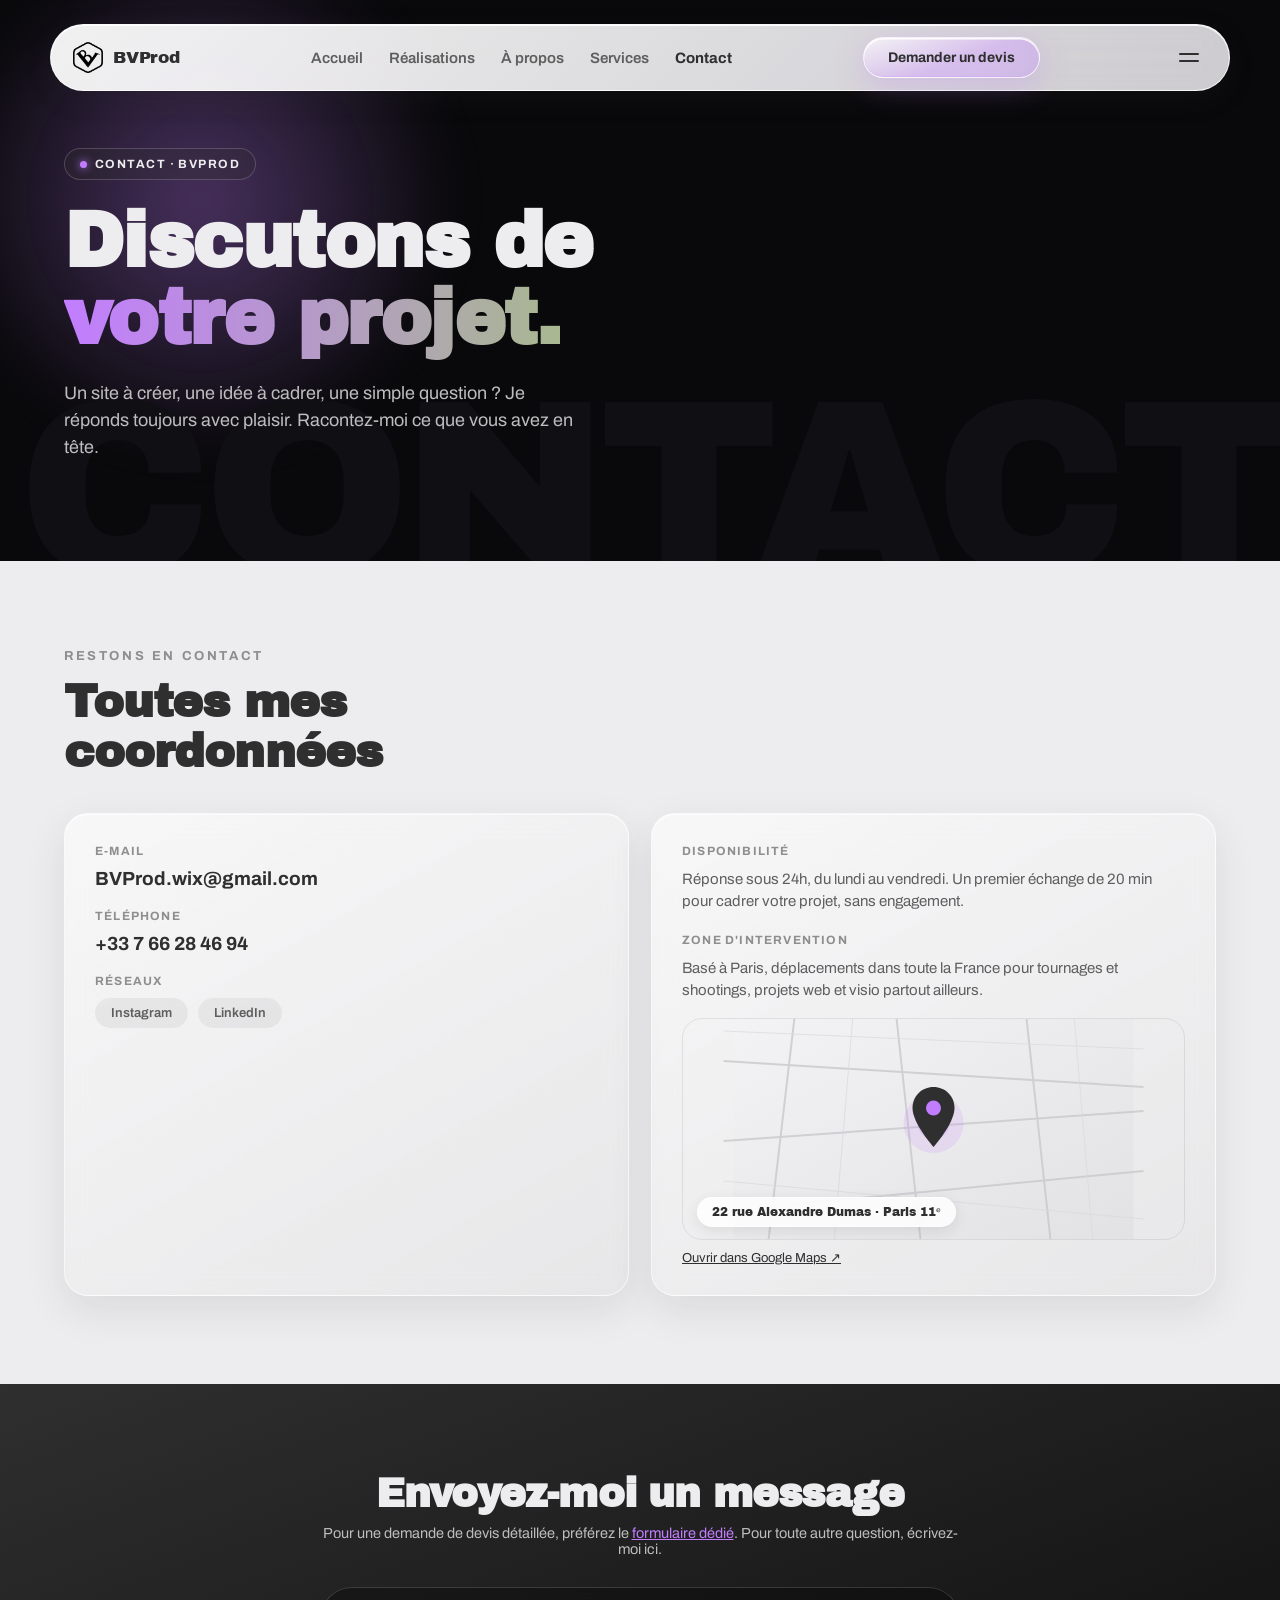
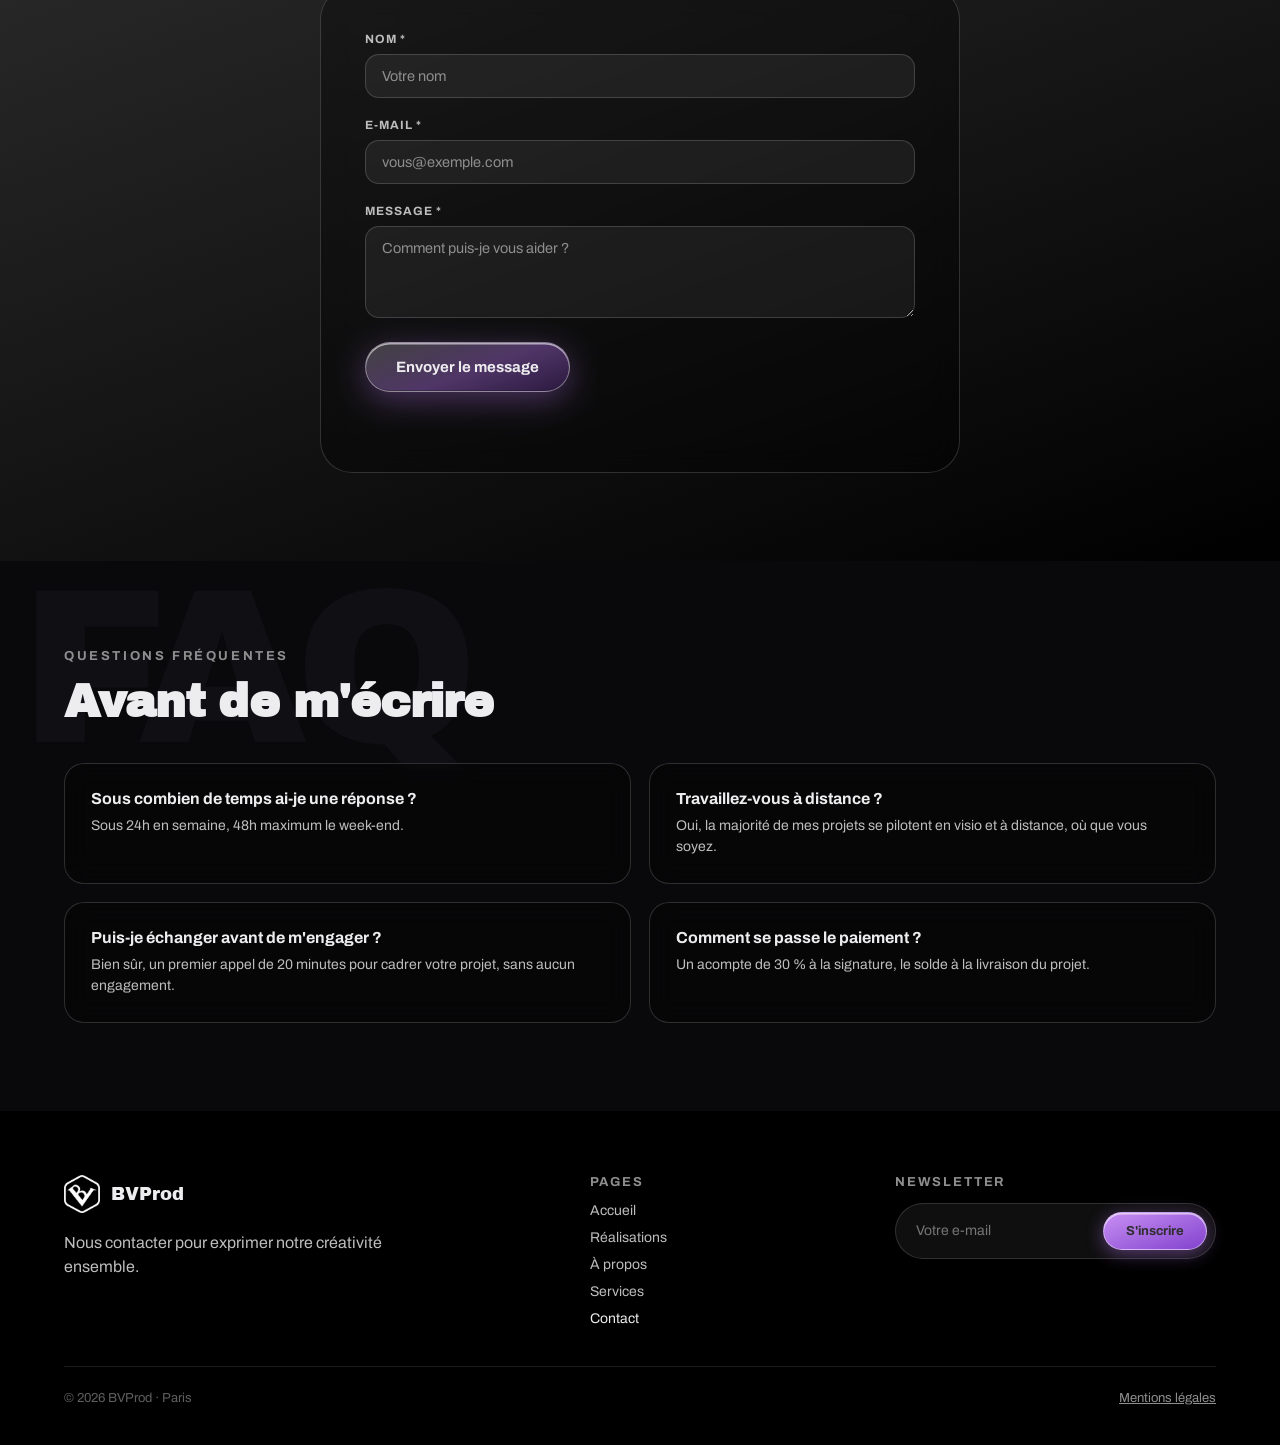
<file: contact.html>
<!DOCTYPE html>
<html lang="fr">
<head>
<meta charset="utf-8">
<meta name="viewport" content="width=device-width, initial-scale=1">
<title>Contact | BVProd, agence Wix, Wix Studio et sur mesure à Paris</title>
<meta name="description" content="Un site Wix, Wix Studio ou sur mesure à créer, une question ? Contactez BVProd, agence basée à Paris : réponse sous 24h et premier échange de 20 min sans engagement.">
<link rel="canonical" href="https://www.bv-prod.fr/contact">
<meta property="og:type" content="website">
<meta property="og:locale" content="fr_FR">
<meta property="og:site_name" content="BVProd">
<meta property="og:title" content="Contact | BVProd, agence Wix, Wix Studio et sur mesure à Paris">
<meta property="og:description" content="Un site Wix, Wix Studio ou sur mesure à créer, une question ? Contactez BVProd, agence basée à Paris : réponse sous 24h et premier échange de 20 min sans engagement.">
<meta property="og:image" content="https://www.bv-prod.fr/assets/og-image.jpg">
<meta property="og:url" content="https://www.bv-prod.fr/contact">
<meta name="twitter:card" content="summary_large_image">
<link rel="preconnect" href="https://fonts.googleapis.com">
<link rel="preconnect" href="https://fonts.gstatic.com" crossorigin>
<link href="https://fonts.googleapis.com/css2?family=Archivo:wght@400;500;600;700;800;900&family=Archivo+Black&display=swap" rel="stylesheet">
<link rel="icon" type="image/png" href="/assets/logo-bvprod.png">
<link rel="apple-touch-icon" href="/assets/logo-bvprod.png">
<link rel="stylesheet" href="/css/style.css?v=20261118">
<style>
  .contact-hero h1 { font-size:clamp(46px,6vw,86px); line-height:1; }
  .contact-watermark { font-size:250px; right:-10px; bottom:-30px; }
  .contact-shimmer { background:linear-gradient(90deg,#c27dff,#a8b890,#c27dff); background-size:200% auto; -webkit-background-clip:text; background-clip:text; color:transparent; animation:bvShimmer 4s ease-in-out infinite; }

  .coord-section { padding:88px 64px; background:#EDECEE; }
  .coord-grid { display:grid; grid-template-columns:repeat(2,1fr); gap:22px; margin-top:36px; }
  .coord-card { padding:30px; border-radius:24px; }
  .coord-label { font-size:12px; font-weight:700; letter-spacing:.1em; text-transform:uppercase; color:var(--text-light); margin-bottom:10px; }
  .coord-value { font-size:19px; color:var(--text-dark); font-weight:700; text-decoration:none; display:block; }
  .coord-social { display:flex; gap:10px; margin-top:6px; }
  .coord-social span { padding:8px 16px; border-radius:100px; background:rgba(0,0,0,.05); font-size:13px; font-weight:600; color:var(--text-mid); }
  .coord-map { position:relative; border-radius:20px; overflow:hidden; margin-top:16px; border:1px solid rgba(0,0,0,.08); }
  .coord-map svg { width:100%; height:220px; display:block; }
  .coord-map-label {
    position:absolute; left:14px; bottom:12px; font-family:var(--font-display); font-size:12px;
    color:var(--text-dark); background:rgba(255,255,255,.82); padding:7px 14px; border-radius:100px;
    backdrop-filter:blur(6px); -webkit-backdrop-filter:blur(6px); border:1px solid rgba(255,255,255,.6);
    box-shadow:0 4px 14px rgba(47,47,48,.10);
  }

  .contact-form-section { padding:88px 64px; background:linear-gradient(160deg,#2F2F30,#000); }
  .contact-form-card { max-width:640px; margin:0 auto; }
  .contact-form-sub { color:var(--text-invert-mid); font-size:14.5px; margin:10px 0 30px; }
  .contact-form-sub a { color:var(--accent); text-decoration:underline; }

  .faq-section { position:relative; overflow:hidden; padding:88px 64px; background:#09090b; }
  .faq-watermark { font-size:220px; left:20px; top:20px; }
  .faq-grid { display:grid; grid-template-columns:repeat(2,1fr); gap:18px; margin-top:36px; }
  .faq-card { padding:26px; border-radius:20px; }
  .faq-q { font-size:16px; color:var(--text-invert); margin-bottom:8px; font-weight:700; }
  .faq-a { margin:0; font-size:14px; line-height:1.5; color:var(--text-invert-mid); }

  @media (max-width: 768px) {
    .contact-hero { padding:120px 20px 56px; }
    .contact-hero h1 { font-size:32px; }
    .coord-grid, .faq-grid { grid-template-columns:1fr; }
    .coord-section, .contact-form-section, .faq-section { padding:44px 20px 40px; }
    .coord-card { padding:24px; }
    .form-card { padding:24px; }
  }
</style>
</head>
<body>

<div class="bv-nav-wrap">
  <nav class="bv-nav">
    <a href="/" class="bv-nav-brand">
      <img src="/assets/logo-bvprod.png" height="208" width="197" alt="BVProd">
      <span>BVProd</span>
    </a>
    <div class="bv-nav-links">
      <a href="/" class="bv-navlink">Accueil</a>
      <a href="/realisations" class="bv-navlink">Réalisations</a>
      <a href="/a-propos" class="bv-navlink">À propos</a>
      <a href="/services" class="bv-navlink">Services</a>
      <a href="/contact" class="bv-navlink active">Contact</a>
    </div>
    <a href="#contact-form" data-glass-btn="light" class="btn btn-light btn-nav desktop-only">Demander un devis</a>
    <button type="button" class="bv-nav-burger" data-burger aria-label="Ouvrir le menu">
      <span></span><span></span>
    </button>
  </nav>
</div>

<div class="mobile-menu-overlay" data-mobile-menu>
  <div class="mobile-menu-top">
    <a href="/" class="bv-nav-brand">
      <img src="/assets/logo-bvprod.png" height="208" width="197" alt="BVProd" style="filter:invert(1);">
      <span style="color:#EDECEE;">BVProd</span>
    </a>
    <button type="button" class="mobile-menu-close" data-menu-close aria-label="Fermer le menu">✕</button>
  </div>
  <div class="mobile-menu-links">
    <a href="/">Accueil</a>
    <a href="/realisations">Réalisations</a>
    <a href="/a-propos">À propos</a>
    <a href="/services">Services</a>
    <a href="/contact" class="active">Contact</a>
    <a href="/mentions-legales">Mentions légales</a>
  </div>
  <div class="mobile-menu-cta">
    <a href="#contact-form" data-glass-btn="dark" class="btn btn-dark btn-block">Demander un devis</a>
  </div>
</div>

<main>
  <!-- ---------- HERO ---------- -->
  <section class="hero-dark contact-hero">
    <div class="glow" style="top:-60px;left:-60px;width:520px;height:520px;background:radial-gradient(circle,rgba(194,125,255,.35),rgba(194,125,255,0) 70%);animation:bvBreathe 9s ease-in-out infinite;"></div>
    <div class="watermark watermark-dark contact-watermark">CONTACT</div>
    <div class="section-inner" style="position:relative;z-index:2;">
      <div class="badge-pill">
        <span class="badge-dot"></span>
        <span class="badge-label">Contact · BVProd</span>
      </div>
      <h1>Discutons de<br><span class="contact-shimmer">votre projet.</span></h1>
      <p class="lead">Un site à créer, une idée à cadrer, une simple question ? Je réponds toujours avec plaisir. Racontez-moi ce que vous avez en tête.</p>
    </div>
  </section>

  <!-- ---------- COORDONNÉES ---------- -->
  <section class="coord-section">
    <div class="section-inner">
      <div class="eyebrow">Restons en contact</div>
      <h2 style="font-size:clamp(30px,3.6vw,52px);color:var(--text-dark);">Toutes mes<br>coordonnées</h2>

      <div class="coord-grid">
        <div class="coord-card glass-card-soft">
          <div class="coord-label">E-mail</div>
          <a href="mailto:BVProd.wix@gmail.com" class="coord-value">BVProd.wix@gmail.com</a>
          <div class="coord-label" style="margin-top:20px;">Téléphone</div>
          <a href="tel:+33766284694" class="coord-value">+33 7 66 28 46 94</a>
          <div class="coord-label" style="margin-top:20px;">Réseaux</div>
          <div class="coord-social">
            <span>Instagram</span>
            <span>LinkedIn</span>
          </div>
        </div>
        <div class="coord-card glass-card-soft">
          <div class="coord-label">Disponibilité</div>
          <p style="margin:0 0 20px;font-size:15px;line-height:1.5;color:var(--text-mid);">Réponse sous 24h, du lundi au vendredi. Un premier échange de 20 min pour cadrer votre projet, sans engagement.</p>
          <div class="coord-label">Zone d'intervention</div>
          <p style="margin:0;font-size:15px;line-height:1.5;color:var(--text-mid);">Basé à Paris, déplacements dans toute la France pour tournages et shootings, projets web et visio partout ailleurs.</p>
          <div class="coord-map">
            <svg viewBox="0 0 400 220" xmlns="http://www.w3.org/2000/svg" role="img" aria-label="Localisation BVProd, 22 rue Alexandre Dumas, Paris 11e">
              <defs>
                <linearGradient id="coordMapBg" x1="0" y1="0" x2="1" y2="1">
                  <stop offset="0%" stop-color="#f3f2f4"/>
                  <stop offset="100%" stop-color="#e2e1e4"/>
                </linearGradient>
              </defs>
              <rect width="400" height="220" fill="url(#coordMapBg)"/>
              <g stroke="#c9c8cb" stroke-width="2" fill="none" opacity=".8">
                <path d="M-10 42 L410 68"/>
                <path d="M-10 122 L410 92"/>
                <path d="M-10 192 L410 152"/>
                <path d="M62 -10 L34 230"/>
                <path d="M162 -10 L188 230"/>
                <path d="M292 -10 L318 230"/>
              </g>
              <g stroke="#d9d8db" stroke-width="1" fill="none" opacity=".7">
                <path d="M-10 12 L410 30"/>
                <path d="M-10 162 L410 200"/>
                <path d="M120 -10 L100 230"/>
                <path d="M340 -10 L360 230"/>
              </g>
              <circle cx="200" cy="104" r="30" fill="#c27dff" opacity=".16"/>
              <circle cx="200" cy="104" r="16" fill="#c27dff" opacity=".26"/>
              <path d="M200 68c-12 0-21 9.5-21 21 0 15.5 21 39 21 39s21-23.5 21-39c0-11.5-9-21-21-21z" fill="#2F2F30"/>
              <circle cx="200" cy="89" r="7.5" fill="#c27dff"/>
            </svg>
            <div class="coord-map-label">22 rue Alexandre Dumas · Paris 11ᵉ</div>
          </div>
          <a href="https://www.google.com/maps/search/?api=1&query=22+rue+Alexandre+Dumas+75011+Paris" target="_blank" rel="noopener" style="display:inline-block;margin-top:10px;font-size:13px;color:var(--text-dark);text-decoration:underline;">Ouvrir dans Google Maps ↗</a>
        </div>
      </div>
    </div>
  </section>

  <!-- ---------- FORMULAIRE ---------- -->
  <section class="contact-form-section" id="contact-form">
    <div class="contact-form-card">
      <h2 style="font-size:clamp(28px,3.2vw,40px);color:var(--text-invert);text-align:center;">Envoyez-moi un message</h2>
      <p class="contact-form-sub" style="text-align:center;">Pour une demande de devis détaillée, préférez le <a href="/services#devis-target">formulaire dédié</a>. Pour toute autre question, écrivez-moi ici.</p>

      <form class="glass-card-dark form-card" data-contact-form action="https://formspree.io/f/mojoyvrv" method="POST" novalidate>
        <input type="text" name="_gotcha" style="display:none;" tabindex="-1" autocomplete="off" aria-hidden="true">
        <div class="form-grid" style="grid-template-columns:1fr;">
          <div class="form-field">
            <label for="c-nom">Nom *</label>
            <input type="text" id="c-nom" name="nom" placeholder="Votre nom" required>
          </div>
          <div class="form-field">
            <label for="c-email">E-mail *</label>
            <input type="email" id="c-email" name="email" placeholder="vous@exemple.com" required>
          </div>
          <div class="form-field">
            <label for="c-message">Message *</label>
            <textarea id="c-message" name="message" rows="4" placeholder="Comment puis-je vous aider ?" required></textarea>
          </div>
        </div>
        <button type="submit" data-glass-btn="dark" class="btn btn-dark" style="margin-top:24px;">Envoyer le message</button>
      </form>
    </div>
  </section>

  <!-- ---------- FAQ ---------- -->
  <section class="faq-section">
    <div class="watermark watermark-dark faq-watermark">FAQ</div>
    <div class="section-inner">
      <div class="eyebrow">Questions fréquentes</div>
      <h2 style="font-size:clamp(30px,3.6vw,52px);color:var(--text-invert);">Avant de m'écrire</h2>

      <div class="faq-grid" data-anim="cascade">
        <div class="faq-card glass-card-dark">
          <div class="faq-q">Sous combien de temps ai-je une réponse ?</div>
          <p class="faq-a">Sous 24h en semaine, 48h maximum le week-end.</p>
        </div>
        <div class="faq-card glass-card-dark">
          <div class="faq-q">Travaillez-vous à distance ?</div>
          <p class="faq-a">Oui, la majorité de mes projets se pilotent en visio et à distance, où que vous soyez.</p>
        </div>
        <div class="faq-card glass-card-dark">
          <div class="faq-q">Puis-je échanger avant de m'engager ?</div>
          <p class="faq-a">Bien sûr, un premier appel de 20 minutes pour cadrer votre projet, sans aucun engagement.</p>
        </div>
        <div class="faq-card glass-card-dark">
          <div class="faq-q">Comment se passe le paiement ?</div>
          <p class="faq-a">Un acompte de 30 % à la signature, le solde à la livraison du projet.</p>
        </div>
      </div>
    </div>
  </section>
</main>

<footer class="footer">
  <div class="section-inner">
    <div class="footer-top">
      <div class="footer-brand">
        <div class="footer-brand-row">
          <img src="/assets/logo-bvprod.png" loading="lazy" decoding="async" height="208" width="197" alt="BVProd">
          <span>BVProd</span>
        </div>
        <p>Nous contacter pour exprimer notre créativité ensemble.</p>
      </div>
      <div class="footer-pages">
        <div class="footer-pages-title">Pages</div>
        <div class="footer-pages-list">
          <a href="/" class="bv-footlink">Accueil</a>
          <a href="/realisations" class="bv-footlink">Réalisations</a>
          <a href="/a-propos" class="bv-footlink">À propos</a>
          <a href="/services" class="bv-footlink">Services</a>
          <a href="/contact" class="bv-footlink active">Contact</a>
        </div>
      </div>
      <div class="footer-news">
        <div class="footer-news-title">Newsletter</div>
        <form class="footer-news-form" data-newsletter-form novalidate>
          <input type="email" placeholder="Votre e-mail" aria-label="Votre e-mail pour la newsletter" required>
          <button type="submit" data-glass-btn="purple" class="btn btn-purple">S'inscrire</button>
        </form>
      </div>
    </div>
    <div class="footer-bottom">
      <span>© 2026 BVProd · Paris</span>
      <a href="/mentions-legales">Mentions légales</a>
    </div>
  </div>
</footer>

<script src="/js/main.js?v=20261118" defer></script>
</body>
</html>
</file>
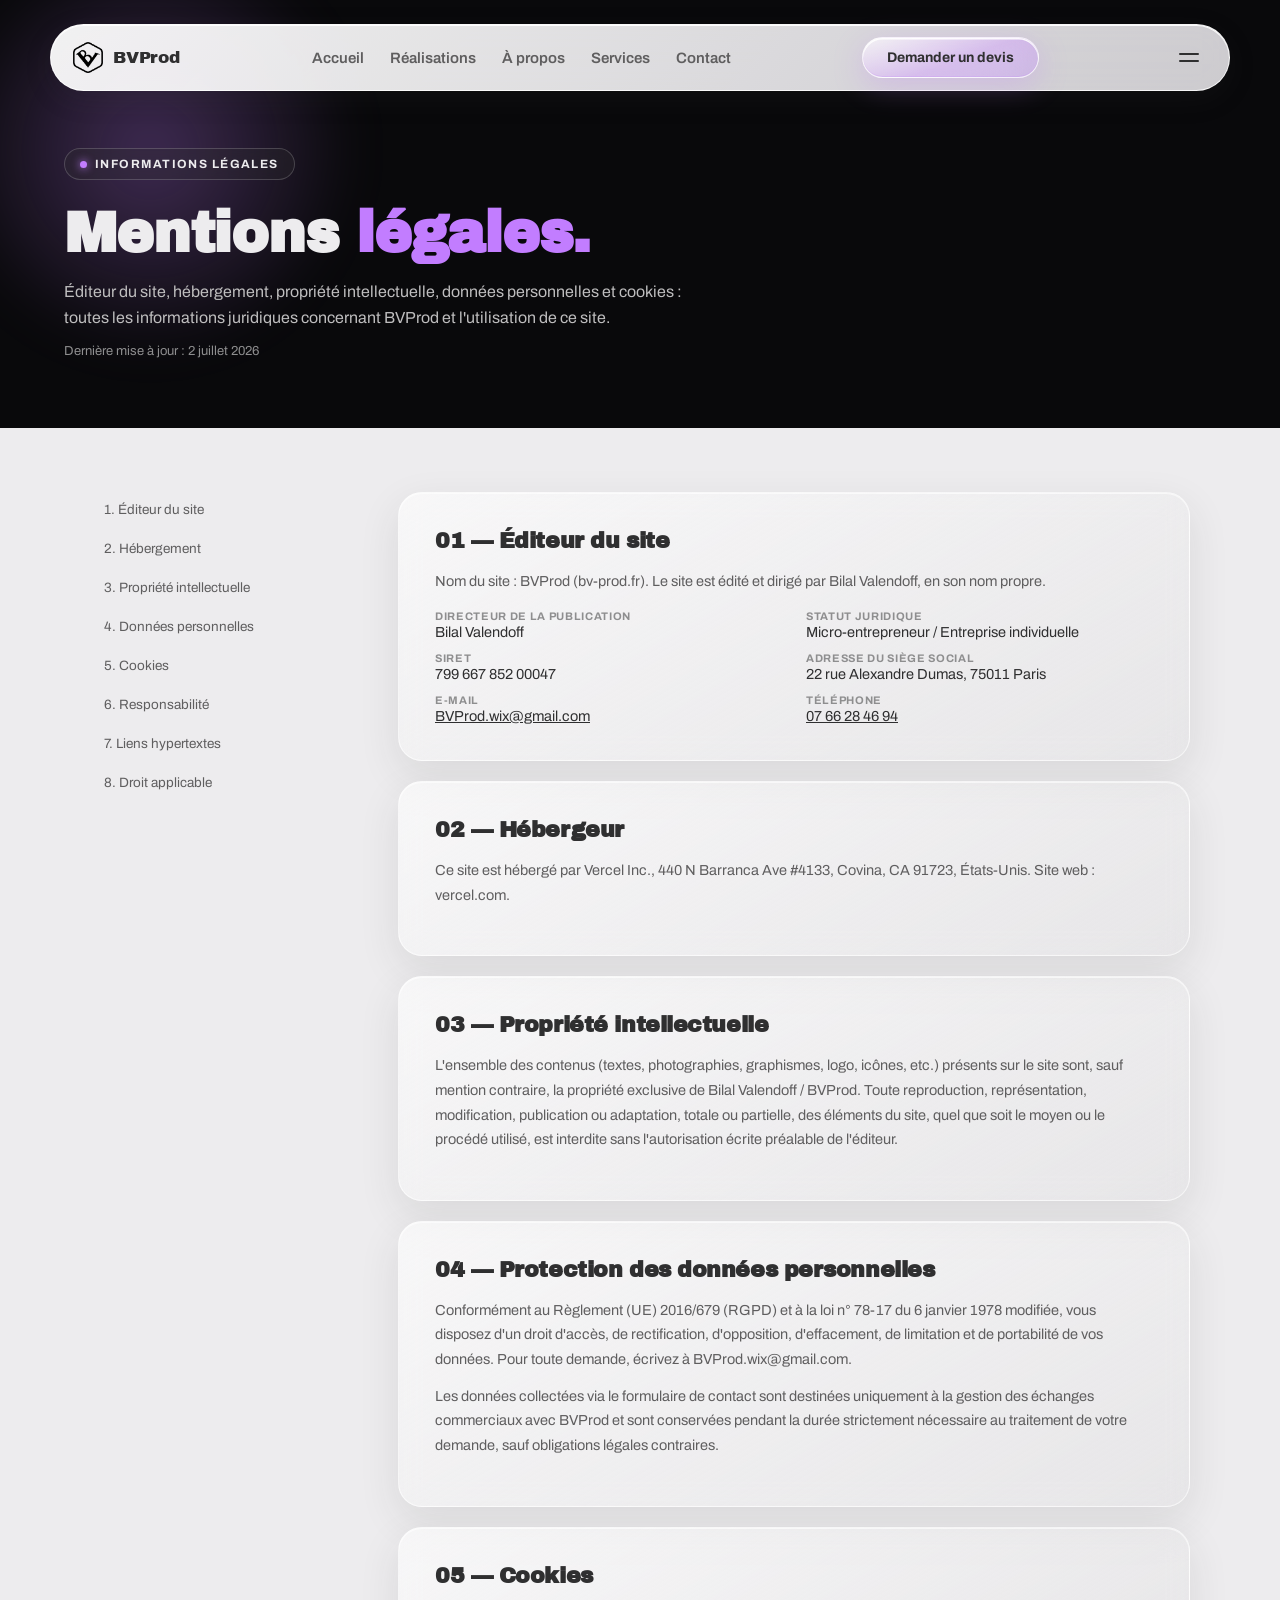
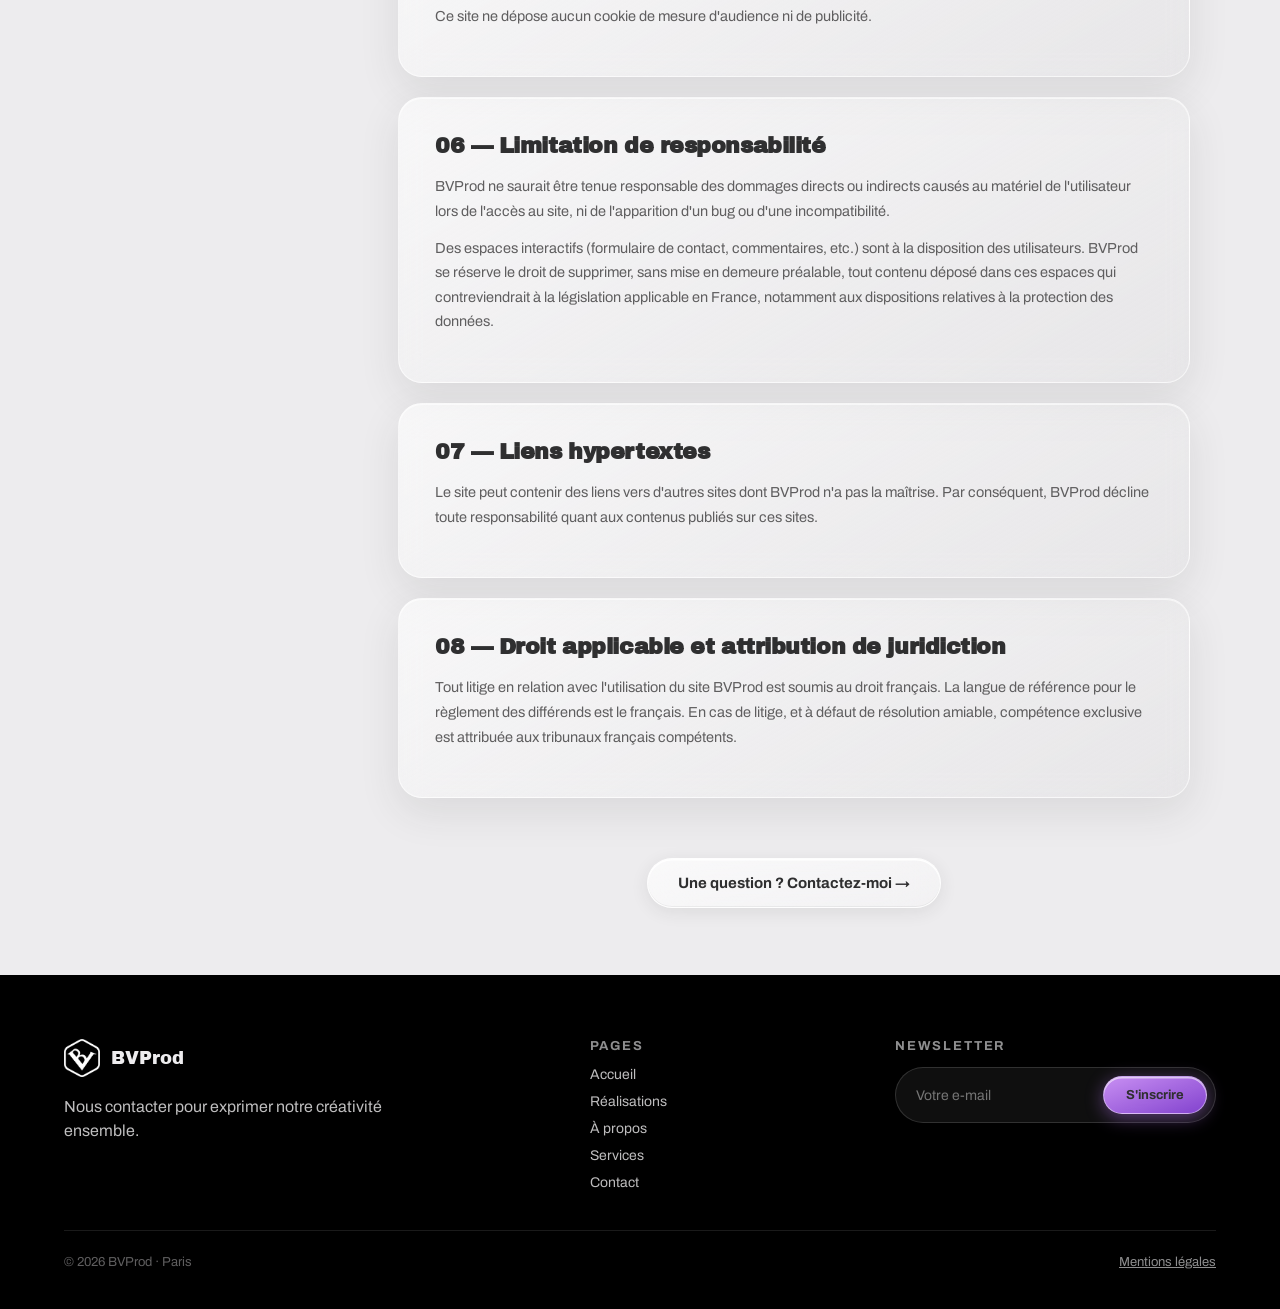
<file: mentions-legales.html>
<!DOCTYPE html>
<html lang="fr">
<head>
<meta charset="utf-8">
<meta name="viewport" content="width=device-width, initial-scale=1">
<title>Mentions légales | BVProd</title>
<meta name="description" content="Mentions légales de BVProd : éditeur, hébergement, propriété intellectuelle, données personnelles et cookies.">
<link rel="canonical" href="https://www.bv-prod.fr/mentions-legales">
<meta name="robots" content="noindex, follow">
<link rel="preconnect" href="https://fonts.googleapis.com">
<link rel="preconnect" href="https://fonts.gstatic.com" crossorigin>
<link href="https://fonts.googleapis.com/css2?family=Archivo:wght@400;500;700&family=Archivo+Black&display=swap" rel="stylesheet">
<link rel="icon" type="image/png" href="/assets/logo-bvprod.png">
<link rel="apple-touch-icon" href="/assets/logo-bvprod.png">
<link rel="stylesheet" href="/css/style.css?v=20261118">
<style>
  .ml-hero { padding:148px 64px 70px; text-align:left; }
  .ml-hero h1 { font-size:clamp(36px,4.4vw,58px); }
  .ml-hero .accent-word { color:var(--accent); }
  .ml-hero p { max-width:640px; color:var(--text-invert-mid); font-size:16px; line-height:1.6; margin:16px 0 0; }
  .ml-date { font-size:13px; color:var(--text-light); margin-top:14px; }

  .ml-body { padding:64px; background:#EDECEE; }
  .ml-layout { display:grid; grid-template-columns:260px 1fr; gap:48px; max-width:1100px; margin:0 auto; align-items:start; }
  .ml-toc { position:sticky; top:120px; display:flex; flex-direction:column; gap:4px; }
  .ml-toc a { padding:10px 14px; border-radius:12px; font-size:13.5px; color:var(--text-mid); text-decoration:none; }
  .ml-toc a:hover { background:rgba(0,0,0,.05); color:var(--text-dark); }
  .ml-articles { display:flex; flex-direction:column; gap:20px; }
  .ml-article { padding:36px; border-radius:24px; }
  .ml-article h2 { font-size:22px; color:var(--text-dark); margin-bottom:16px; }
  .ml-article p { font-size:14.5px; line-height:1.7; color:var(--text-mid); margin:0 0 12px; }
  .ml-fields { display:grid; grid-template-columns:repeat(2,1fr); gap:12px 24px; margin-top:16px; }
  .ml-field-label { font-size:11px; font-weight:700; letter-spacing:.06em; text-transform:uppercase; color:var(--text-light); }
  .ml-field-value { font-size:14.5px; color:var(--text-dark); margin-top:2px; }
  .ml-cta { text-align:center; margin-top:40px; }

  @media (max-width: 768px) {
    .ml-hero { padding:120px 20px 56px; }
    .ml-body { padding:20px; }
    .ml-layout { grid-template-columns:1fr; gap:20px; }
    .ml-toc { position:static; flex-direction:row; overflow-x:auto; gap:8px; padding-bottom:4px; }
    .ml-toc a { flex:none; white-space:nowrap; }
    .ml-article { padding:24px 22px; border-radius:20px; }
    .ml-fields { grid-template-columns:1fr; }
  }
</style>
</head>
<body>

<div class="bv-nav-wrap">
  <nav class="bv-nav">
    <a href="/" class="bv-nav-brand">
      <img src="/assets/logo-bvprod.png" height="208" width="197" alt="BVProd">
      <span>BVProd</span>
    </a>
    <div class="bv-nav-links">
      <a href="/" class="bv-navlink">Accueil</a>
      <a href="/realisations" class="bv-navlink">Réalisations</a>
      <a href="/a-propos" class="bv-navlink">À propos</a>
      <a href="/services" class="bv-navlink">Services</a>
      <a href="/contact" class="bv-navlink">Contact</a>
    </div>
    <a href="/services#devis-target" data-glass-btn="light" class="btn btn-light btn-nav desktop-only">Demander un devis</a>
    <button type="button" class="bv-nav-burger" data-burger aria-label="Ouvrir le menu">
      <span></span><span></span>
    </button>
  </nav>
</div>

<div class="mobile-menu-overlay" data-mobile-menu>
  <div class="mobile-menu-top">
    <a href="/" class="bv-nav-brand">
      <img src="/assets/logo-bvprod.png" height="208" width="197" alt="BVProd" style="filter:invert(1);">
      <span style="color:#EDECEE;">BVProd</span>
    </a>
    <button type="button" class="mobile-menu-close" data-menu-close aria-label="Fermer le menu">✕</button>
  </div>
  <div class="mobile-menu-links">
    <a href="/">Accueil</a>
    <a href="/realisations">Réalisations</a>
    <a href="/a-propos">À propos</a>
    <a href="/services">Services</a>
    <a href="/contact">Contact</a>
    <a href="/mentions-legales" class="active">Mentions légales</a>
  </div>
  <div class="mobile-menu-cta">
    <a href="/services#devis-target" data-glass-btn="dark" class="btn btn-dark btn-block">Demander un devis</a>
  </div>
</div>

<main>
  <section class="hero-dark ml-hero">
    <div class="glow" style="top:-60px;left:-60px;width:420px;height:420px;background:radial-gradient(circle,rgba(194,125,255,.3),rgba(194,125,255,0) 70%);"></div>
    <div class="section-inner" style="position:relative;">
      <div class="badge-pill">
        <span class="badge-dot"></span>
        <span class="badge-label">Informations légales</span>
      </div>
      <h1>Mentions <span class="accent-word">légales.</span></h1>
      <p>Éditeur du site, hébergement, propriété intellectuelle, données personnelles et cookies : toutes les informations juridiques concernant BVProd et l'utilisation de ce site.</p>
      <div class="ml-date">Dernière mise à jour : 2 juillet 2026</div>
    </div>
  </section>

  <section class="ml-body">
    <div class="ml-layout">
      <nav class="ml-toc" aria-label="Sommaire">
        <a href="#editeur">1. Éditeur du site</a>
        <a href="#hebergement">2. Hébergement</a>
        <a href="#propriete">3. Propriété intellectuelle</a>
        <a href="#donnees">4. Données personnelles</a>
        <a href="#cookies">5. Cookies</a>
        <a href="#responsabilite">6. Responsabilité</a>
        <a href="#liens">7. Liens hypertextes</a>
        <a href="#droit">8. Droit applicable</a>
      </nav>

      <div class="ml-articles">
        <article class="ml-article glass-card-soft" id="editeur">
          <h2>01 — Éditeur du site</h2>
          <p>Nom du site : BVProd (bv-prod.fr). Le site est édité et dirigé par Bilal Valendoff, en son nom propre.</p>
          <div class="ml-fields">
            <div><div class="ml-field-label">Directeur de la publication</div><div class="ml-field-value">Bilal Valendoff</div></div>
            <div><div class="ml-field-label">Statut juridique</div><div class="ml-field-value">Micro-entrepreneur / Entreprise individuelle</div></div>
            <div><div class="ml-field-label">SIRET</div><div class="ml-field-value">799 667 852 00047</div></div>
            <div><div class="ml-field-label">Adresse du siège social</div><div class="ml-field-value">22 rue Alexandre Dumas, 75011 Paris</div></div>
            <div><div class="ml-field-label">E-mail</div><div class="ml-field-value"><a href="mailto:BVProd.wix@gmail.com">BVProd.wix@gmail.com</a></div></div>
            <div><div class="ml-field-label">Téléphone</div><div class="ml-field-value"><a href="tel:+33766284694">07 66 28 46 94</a></div></div>
          </div>
        </article>

        <article class="ml-article glass-card-soft" id="hebergement">
          <h2>02 — Hébergeur</h2>
          <p>Ce site est hébergé par Vercel Inc., 440 N Barranca Ave #4133, Covina, CA 91723, États-Unis. Site web : vercel.com.</p>
        </article>

        <article class="ml-article glass-card-soft" id="propriete">
          <h2>03 — Propriété intellectuelle</h2>
          <p>L'ensemble des contenus (textes, photographies, graphismes, logo, icônes, etc.) présents sur le site sont, sauf mention contraire, la propriété exclusive de Bilal Valendoff / BVProd. Toute reproduction, représentation, modification, publication ou adaptation, totale ou partielle, des éléments du site, quel que soit le moyen ou le procédé utilisé, est interdite sans l'autorisation écrite préalable de l'éditeur.</p>
        </article>

        <article class="ml-article glass-card-soft" id="donnees">
          <h2>04 — Protection des données personnelles</h2>
          <p>Conformément au Règlement (UE) 2016/679 (RGPD) et à la loi n° 78-17 du 6 janvier 1978 modifiée, vous disposez d'un droit d'accès, de rectification, d'opposition, d'effacement, de limitation et de portabilité de vos données. Pour toute demande, écrivez à BVProd.wix@gmail.com.</p>
          <p>Les données collectées via le formulaire de contact sont destinées uniquement à la gestion des échanges commerciaux avec BVProd et sont conservées pendant la durée strictement nécessaire au traitement de votre demande, sauf obligations légales contraires.</p>
        </article>

        <article class="ml-article glass-card-soft" id="cookies">
          <h2>05 — Cookies</h2>
          <p>Ce site ne dépose aucun cookie de mesure d'audience ni de publicité.</p>
        </article>

        <article class="ml-article glass-card-soft" id="responsabilite">
          <h2>06 — Limitation de responsabilité</h2>
          <p>BVProd ne saurait être tenue responsable des dommages directs ou indirects causés au matériel de l'utilisateur lors de l'accès au site, ni de l'apparition d'un bug ou d'une incompatibilité.</p>
          <p>Des espaces interactifs (formulaire de contact, commentaires, etc.) sont à la disposition des utilisateurs. BVProd se réserve le droit de supprimer, sans mise en demeure préalable, tout contenu déposé dans ces espaces qui contreviendrait à la législation applicable en France, notamment aux dispositions relatives à la protection des données.</p>
        </article>

        <article class="ml-article glass-card-soft" id="liens">
          <h2>07 — Liens hypertextes</h2>
          <p>Le site peut contenir des liens vers d'autres sites dont BVProd n'a pas la maîtrise. Par conséquent, BVProd décline toute responsabilité quant aux contenus publiés sur ces sites.</p>
        </article>

        <article class="ml-article glass-card-soft" id="droit">
          <h2>08 — Droit applicable et attribution de juridiction</h2>
          <p>Tout litige en relation avec l'utilisation du site BVProd est soumis au droit français. La langue de référence pour le règlement des différends est le français. En cas de litige, et à défaut de résolution amiable, compétence exclusive est attribuée aux tribunaux français compétents.</p>
        </article>

        <div class="ml-cta">
          <a href="/contact" data-glass-btn="secondary" class="btn btn-secondary">Une question ? Contactez-moi →</a>
        </div>
      </div>
    </div>
  </section>
</main>

<footer class="footer">
  <div class="section-inner">
    <div class="footer-top">
      <div class="footer-brand">
        <div class="footer-brand-row">
          <img src="/assets/logo-bvprod.png" loading="lazy" decoding="async" height="208" width="197" alt="BVProd">
          <span>BVProd</span>
        </div>
        <p>Nous contacter pour exprimer notre créativité ensemble.</p>
      </div>
      <div class="footer-pages">
        <div class="footer-pages-title">Pages</div>
        <div class="footer-pages-list">
          <a href="/" class="bv-footlink">Accueil</a>
          <a href="/realisations" class="bv-footlink">Réalisations</a>
          <a href="/a-propos" class="bv-footlink">À propos</a>
          <a href="/services" class="bv-footlink">Services</a>
          <a href="/contact" class="bv-footlink">Contact</a>
        </div>
      </div>
      <div class="footer-news">
        <div class="footer-news-title">Newsletter</div>
        <form class="footer-news-form" data-newsletter-form novalidate>
          <input type="email" placeholder="Votre e-mail" aria-label="Votre e-mail pour la newsletter" required>
          <button type="submit" data-glass-btn="purple" class="btn btn-purple">S'inscrire</button>
        </form>
      </div>
    </div>
    <div class="footer-bottom">
      <span>© 2026 BVProd · Paris</span>
      <a href="/mentions-legales" class="active">Mentions légales</a>
    </div>
  </div>
</footer>

<script src="/js/main.js?v=20261118" defer></script>
</body>
</html>
</file>
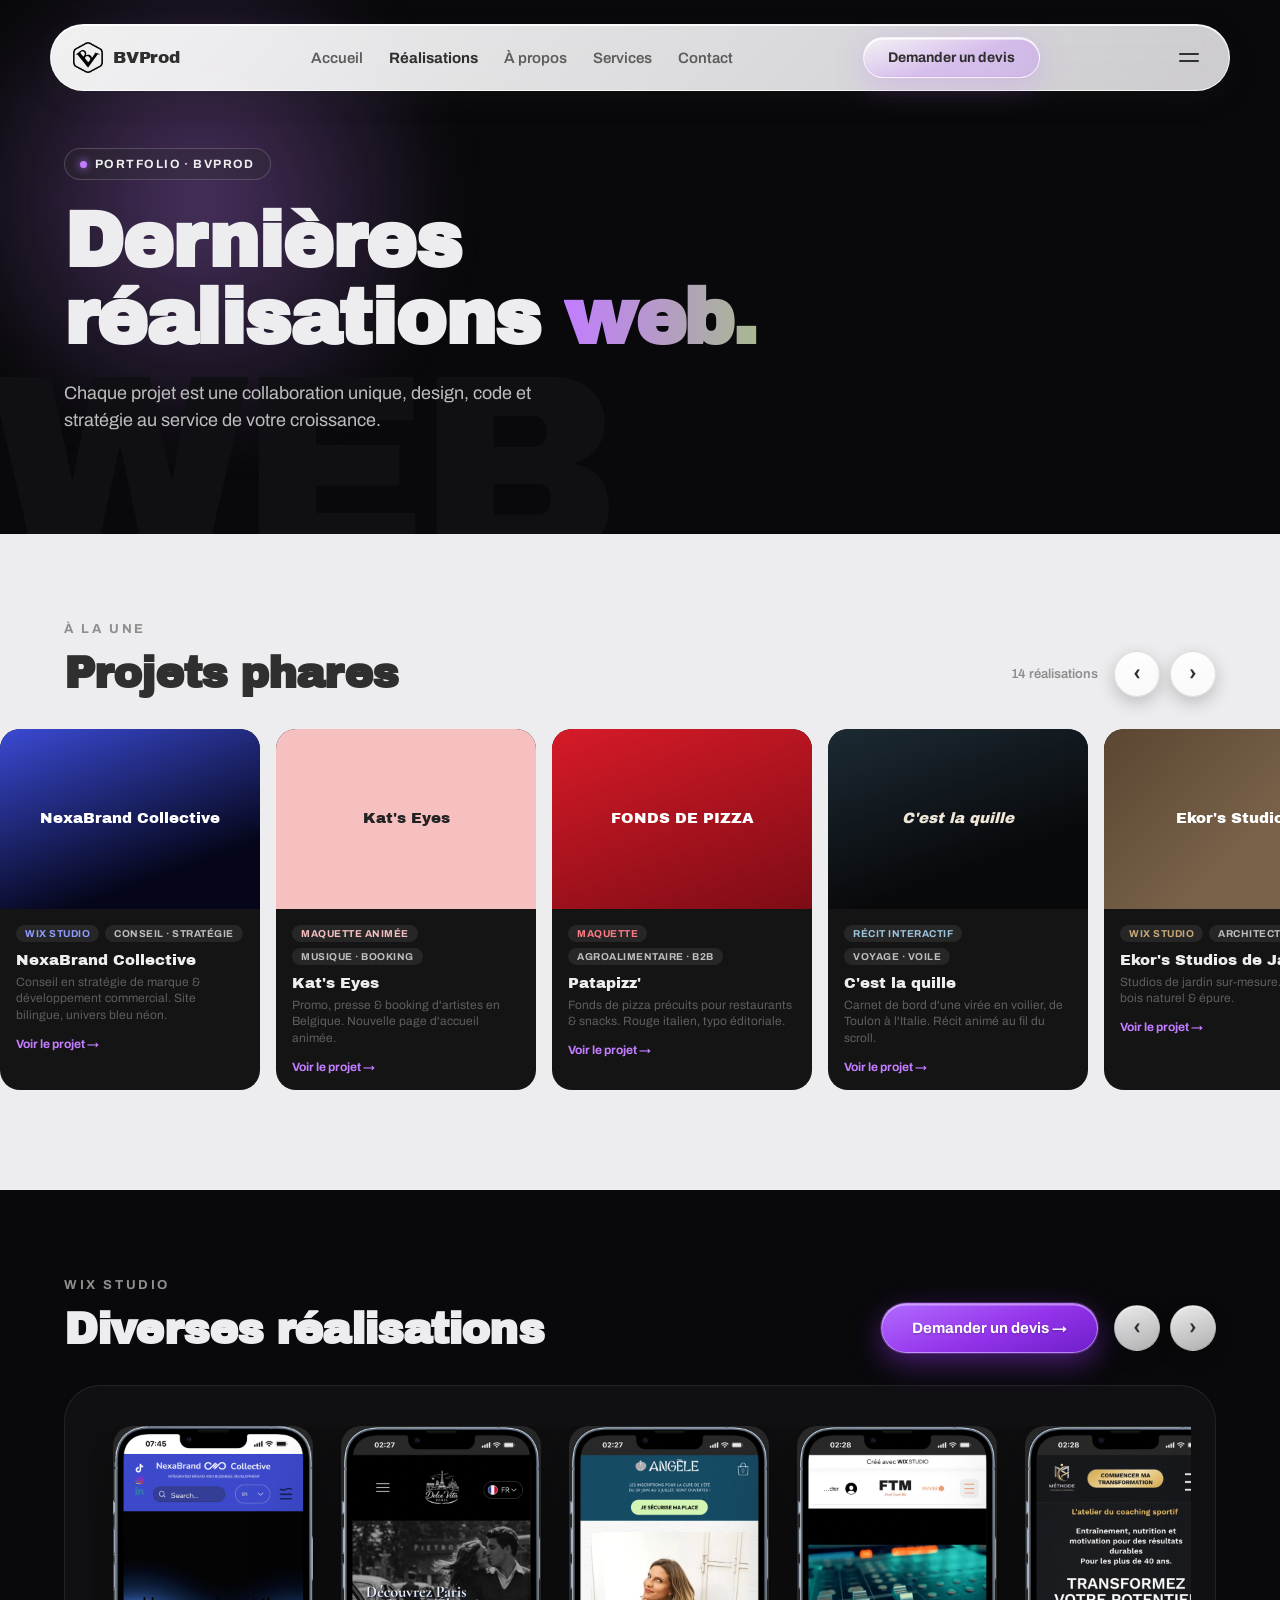
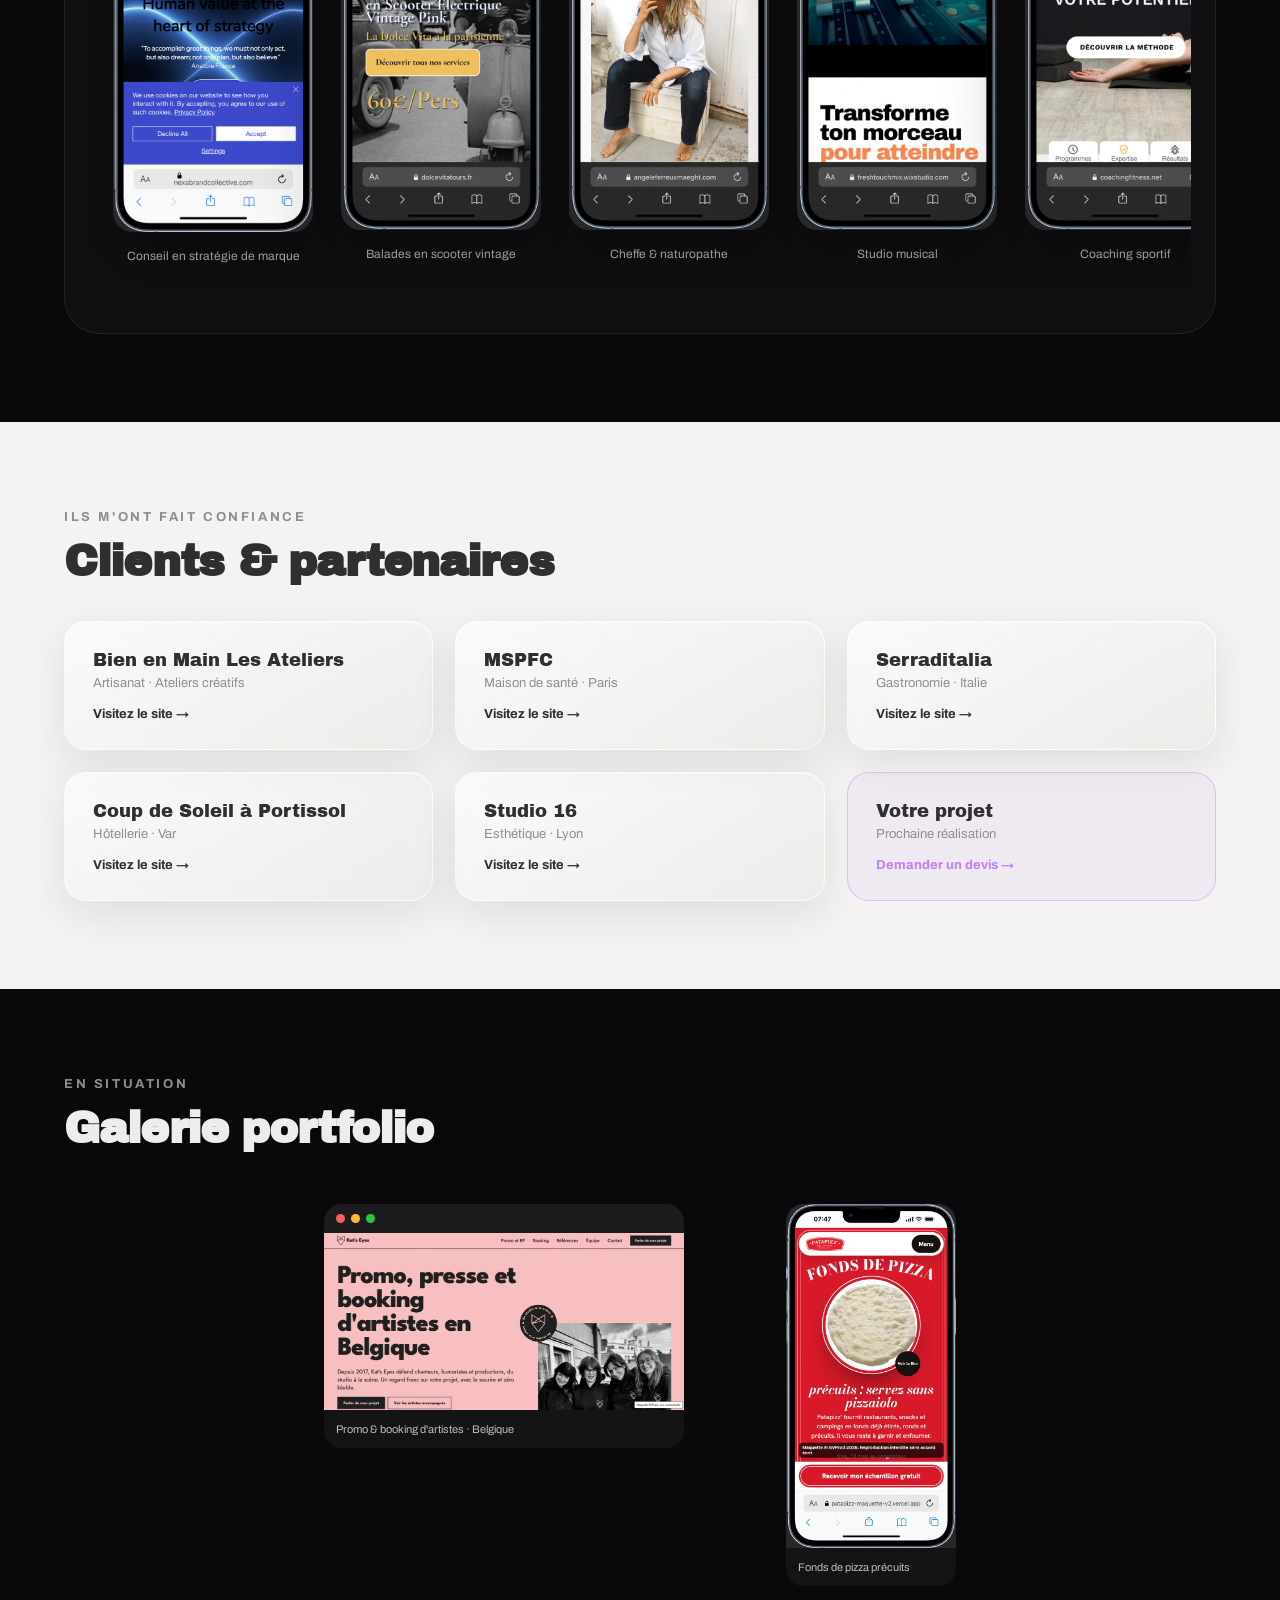
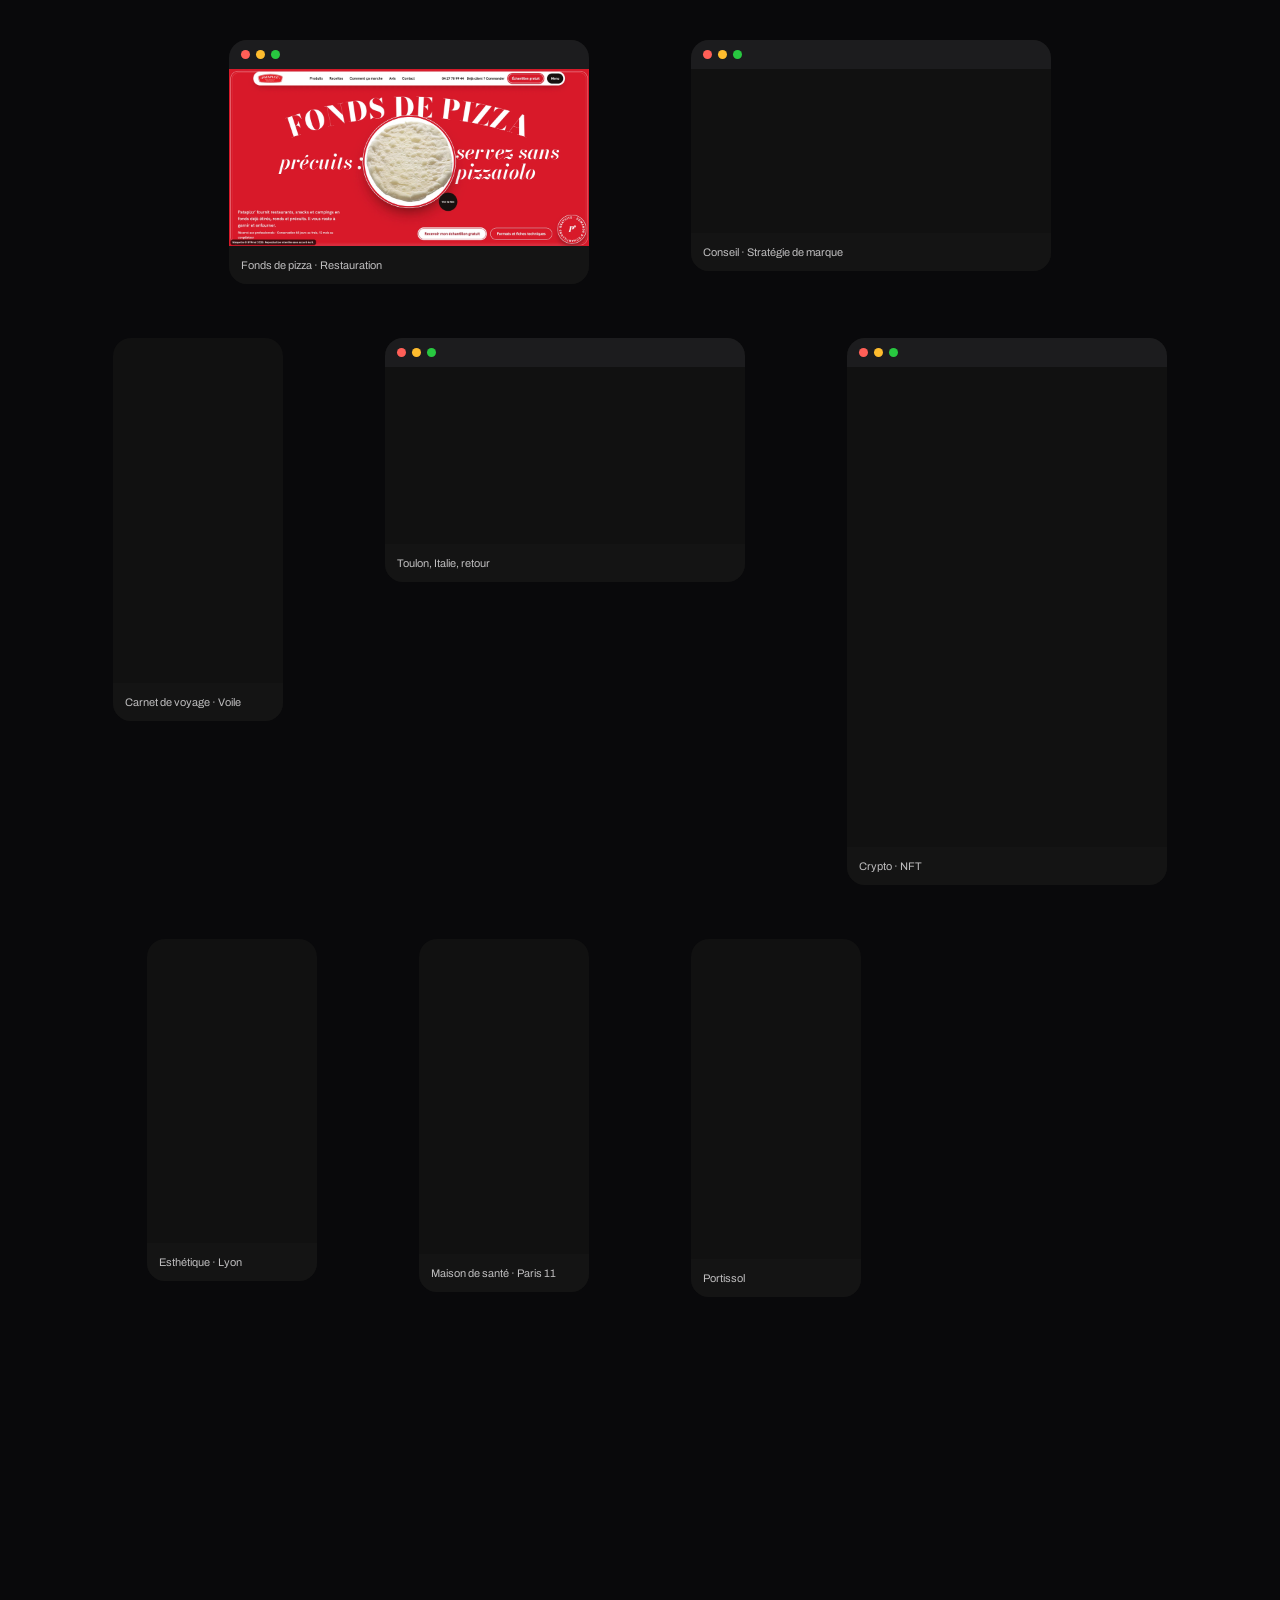
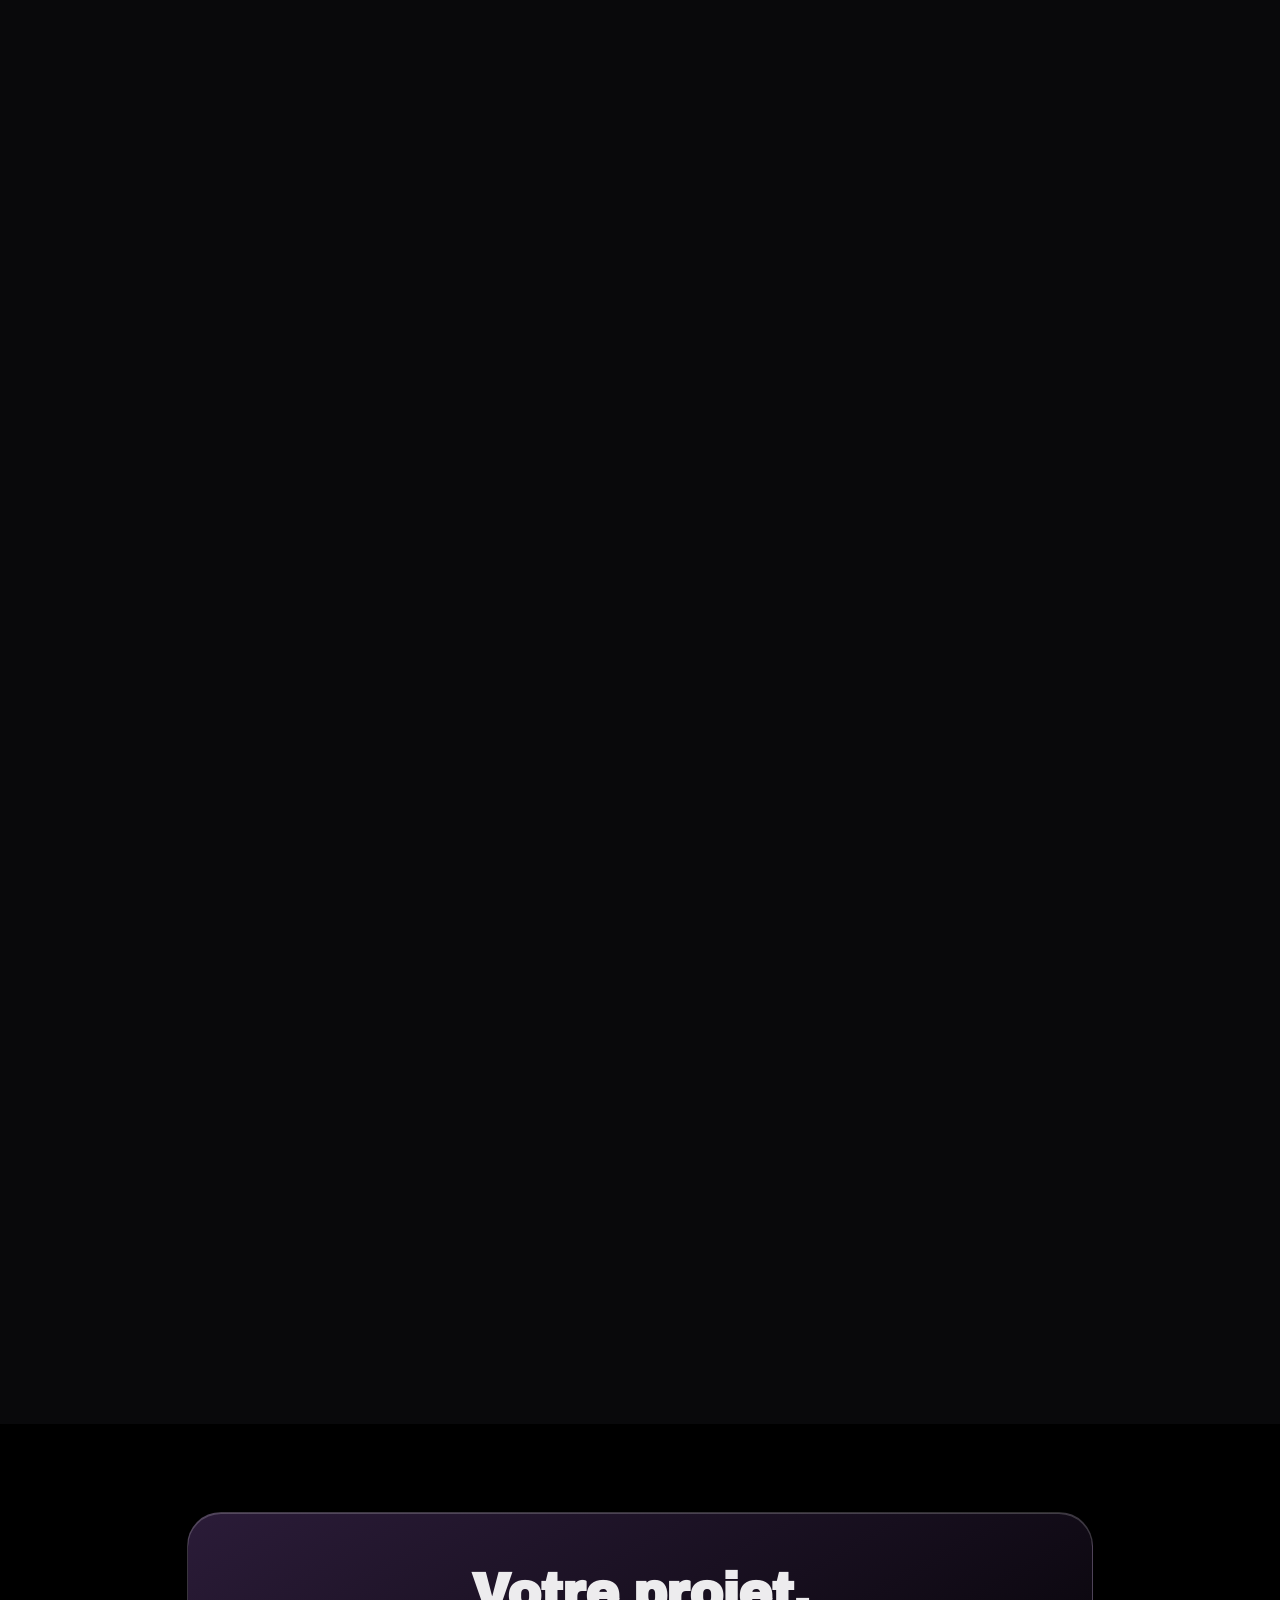
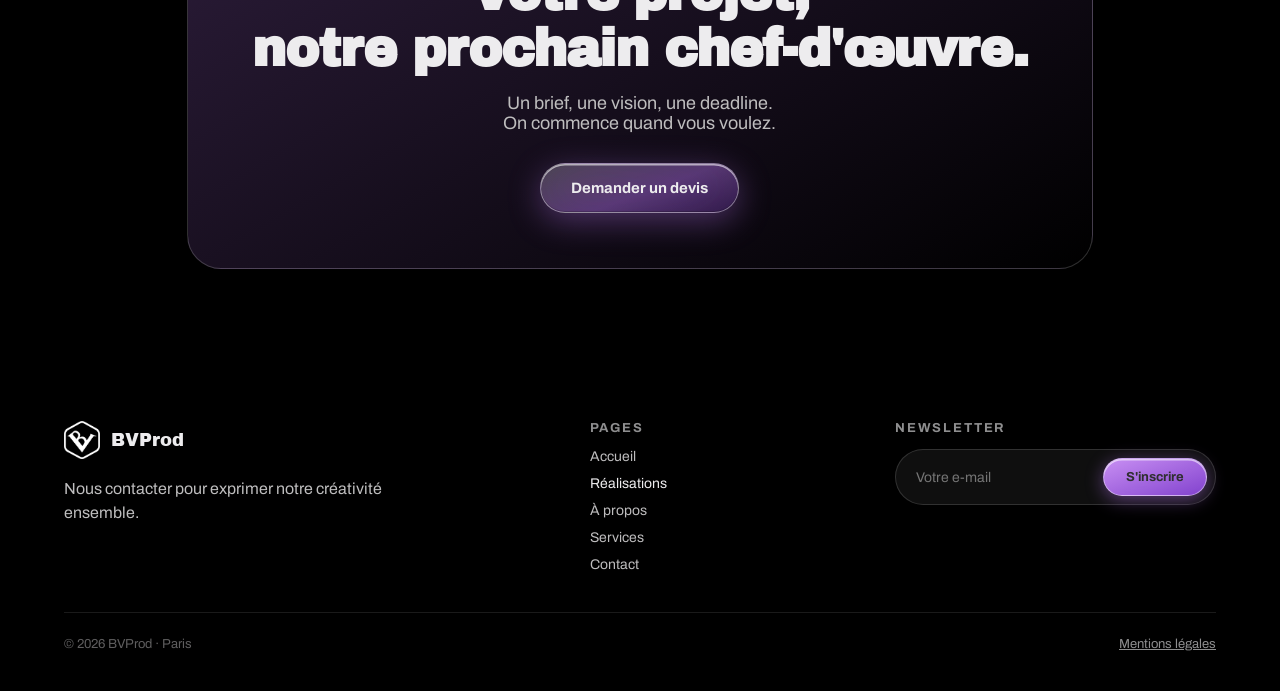
<file: realisations.html>
<!DOCTYPE html>
<html lang="fr">
<head>
<meta charset="utf-8">
<meta name="viewport" content="width=device-width, initial-scale=1">
<title>Réalisations | Sites Wix, Wix Studio et sur mesure par BVProd</title>
<meta name="description" content="Découvrez les sites créés par BVProd sur Wix, Wix Studio ou sur mesure : boutiques, réservations et sites vitrines pensés pour des marques qui veulent se démarquer.">
<link rel="canonical" href="https://www.bv-prod.fr/realisations">
<meta property="og:type" content="website">
<meta property="og:locale" content="fr_FR">
<meta property="og:site_name" content="BVProd">
<meta property="og:title" content="Réalisations | Sites Wix, Wix Studio et sur mesure par BVProd">
<meta property="og:description" content="Découvrez les sites créés par BVProd sur Wix, Wix Studio ou sur mesure : boutiques, réservations et sites vitrines pensés pour des marques qui veulent se démarquer.">
<meta property="og:image" content="https://www.bv-prod.fr/assets/og-image.jpg">
<meta property="og:url" content="https://www.bv-prod.fr/realisations">
<meta name="twitter:card" content="summary_large_image">
<link rel="preconnect" href="https://fonts.googleapis.com">
<link rel="preconnect" href="https://fonts.gstatic.com" crossorigin>
<link href="https://fonts.googleapis.com/css2?family=Archivo:wght@400;500;600;700;800;900&family=Archivo+Black&display=swap" rel="stylesheet">
<link rel="icon" type="image/png" href="/assets/logo-bvprod.png">
<link rel="apple-touch-icon" href="/assets/logo-bvprod.png">
<link rel="stylesheet" href="/css/style.css?v=20261118">
<style>
  .real-hero h1 { font-size:clamp(46px,6vw,88px); line-height:1; }
  .real-watermark { font-size:260px; left:-10px; bottom:-40px; }
  .real-shimmer { background:linear-gradient(90deg,#c27dff,#a8b890,#c27dff); background-size:200% auto; -webkit-background-clip:text; background-clip:text; color:transparent; animation:bvShimmer 4s ease-in-out infinite; }

  .real-section-header { display:flex; align-items:flex-end; justify-content:space-between; gap:20px; flex-wrap:wrap; margin-bottom:32px; }
  .real-section-title { font-size:clamp(28px,3.4vw,48px); }
  .real-arrows { display:flex; gap:10px; }
  .carousel-arrow {
    width:46px; height:46px; border-radius:50%; display:flex; align-items:center; justify-content:center;
    background:linear-gradient(160deg,rgba(255,255,255,.92),rgba(255,255,255,.68));
    border:1px solid rgba(47,47,48,.14); color:var(--text-dark); flex:none;
    font-size:22px; font-weight:700; line-height:1; cursor:pointer;
    box-shadow:0 6px 18px rgba(0,0,0,.20), inset 0 1px 0 rgba(255,255,255,.7);
    transition:transform .18s ease, box-shadow .18s ease, background .18s ease;
  }
  .carousel-arrow:hover { background:#fff; box-shadow:0 10px 26px rgba(0,0,0,.28), inset 0 1px 0 rgba(255,255,255,.85); transform:translateY(-2px); }
  .carousel-arrow:active { transform:translateY(0) scale(.94); }
  .carousel-arrow:focus-visible { outline:2px solid var(--accent); outline-offset:3px; }

  .btn-devis-strong {
    background:linear-gradient(160deg,#b26bff 0%,#9333ea 55%,#6d1fc9 100%);
    color:#fff; font-weight:700;
    border:1px solid rgba(216,180,255,.6);
    box-shadow:0 0 0 1px rgba(194,125,255,.25), 0 10px 30px rgba(147,51,234,.45), inset 0 1.5px 0 rgba(255,255,255,.40);
    text-shadow:0 1px 2px rgba(0,0,0,.25);
  }
  .btn-devis-strong:focus-visible { outline:2px solid #fff; outline-offset:3px; }

  .featured-strip { padding:0 64px 12px; }
  .featured-card {
    flex:none; width:260px; scroll-snap-align:start; border-radius:20px; overflow:hidden;
    background:#141414; display:block; text-decoration:none; color:inherit; cursor:pointer;
    transition:transform .3s ease, box-shadow .3s ease;
  }
  .featured-card:hover { box-shadow:0 20px 46px rgba(0,0,0,.45), 0 0 0 1px rgba(194,125,255,.18); }
  .featured-card:active { transform:scale(.98) !important; }
  .featured-card:focus-visible { outline:2px solid var(--accent); outline-offset:4px; }
  .featured-cover { height:180px; display:flex; align-items:center; justify-content:center; text-align:center; padding:16px; color:#fff; font-family:var(--font-display); font-size:15px; line-height:1.3; }
  .featured-cover img { width:100%; height:100%; object-fit:cover; display:block; }
  .featured-body { padding:16px; }
  .featured-tags { display:flex; gap:6px; flex-wrap:wrap; margin-bottom:10px; }
  .featured-tag { font-size:10px; font-weight:700; text-transform:uppercase; letter-spacing:.05em; padding:3px 9px; border-radius:100px; background:rgba(255,255,255,.08); color:#BEBDBE; }
  .featured-name { font-family:var(--font-display); font-size:15px; color:var(--text-invert); margin-bottom:6px; }
  .featured-desc { margin:0 0 10px; font-size:12px; line-height:1.4; color:var(--text-mid); }
  .featured-link { font-size:12px; font-weight:700; color:var(--accent); text-decoration:none; transition:color .2s ease; }
  .featured-link .link-arrow { display:inline-block; transition:transform .25s ease; }
  .featured-card:hover .featured-link { color:#d9b8ff; }
  .featured-card:hover .featured-link .link-arrow { transform:translateX(4px); }

  .phones-section { background:#09090b; padding:88px 0; }
  .phones-stage { border-radius:36px; background:rgba(255,255,255,.03); border:1px solid rgba(255,255,255,.08); padding:40px 24px; margin:0 64px; }
  .phones-strip { padding:0 24px; }
  .phone-item { flex:none; width:200px; text-align:center; display:block; text-decoration:none; color:inherit; cursor:pointer; }
  .phone-item img { width:100%; border-radius:20px; filter:drop-shadow(0 20px 40px rgba(0,0,0,.4)); transition:transform .3s ease, filter .3s ease; }
  .phone-item.float-alt { margin-bottom:30px; }
  .phone-caption { margin-top:14px; font-size:12px; color:var(--text-invert-mid); transition:color .25s ease; }
  .phone-item:active img { transform:scale(.97); }
  .phone-item:focus-visible { outline:2px solid var(--accent); outline-offset:6px; border-radius:20px; }
  @media (hover:hover) and (pointer:fine) {
    .phone-item:hover img {
      transform:translateY(-6px);
      filter:drop-shadow(0 28px 50px rgba(0,0,0,.5)) drop-shadow(0 0 18px rgba(194,125,255,.35));
    }
    .phone-item:hover .phone-caption { color:#fff; }
  }

  .clients-section { background:#f4f3f1; }
  .client-card { padding:28px; border-radius:22px; display:block; text-decoration:none; cursor:pointer; }
  .client-card.cta { border:1px solid rgba(194,125,255,.40); }
  .client-name { font-family:var(--font-display); font-size:18px; color:var(--text-dark); margin-bottom:6px; }
  .client-sub { font-size:13px; color:var(--text-light); margin-bottom:14px; }
  .client-link { font-size:13px; font-weight:700; color:var(--text-dark); text-decoration:none; transition:color .2s ease; }
  .client-link.accent { color:var(--accent); }
  .client-link .link-arrow { display:inline-block; transition:transform .25s ease; }
  .client-card:active { transform:scale(.98); }
  .client-card:focus-visible { outline:2px solid var(--accent); outline-offset:4px; }
  @media (hover:hover) and (pointer:fine) {
    .client-card:hover {
      transform:translateY(-5px);
      box-shadow:0 22px 48px rgba(47,47,48,.16), 0 0 0 1px rgba(194,125,255,.45), inset 0 1px 0 rgba(255,255,255,.6);
    }
    .client-card:hover .client-link { color:var(--accent); }
    .client-card:hover .client-link .link-arrow { transform:translateX(4px); }
  }

  .gallery-section { background:#09090b; padding:88px 0; }
  .gallery-wrap { display:flex; flex-wrap:wrap; align-items:flex-start; gap:22px; justify-content:center; padding:0 64px; }
  .gallery-item { border-radius:18px; overflow:hidden; background:#111; }
  .gallery-item.browser { width:320px; }
  .gallery-item.browser.wide { width:360px; }
  .gallery-item.phone { width:170px; }
  .gallery-item img { width:100%; display:block; }
  .browser-bar { display:flex; gap:6px; padding:10px 12px; background:#1c1c1e; }
  .browser-bar span { width:9px; height:9px; border-radius:50%; }
  .gallery-caption { padding:10px 12px; min-height:38px; display:flex; align-items:center; font-size:11px; color:var(--text-invert-mid); background:#141414; }

  @media (max-width: 768px) {
    .real-hero { padding:120px 20px 56px; }
    .real-hero h1 { font-size:32px; }
    .featured-strip, .phones-stage, .gallery-wrap { padding-left:20px; padding-right:20px; margin-left:0; margin-right:0; }
    .real-arrows { display:none; }
    .rz-cta-card { padding:32px 24px !important; max-width:100%; }
  }
</style>
</head>
<body>

<div class="bv-nav-wrap">
  <nav class="bv-nav">
    <a href="/" class="bv-nav-brand">
      <img src="/assets/logo-bvprod.png" height="208" width="197" alt="BVProd">
      <span>BVProd</span>
    </a>
    <div class="bv-nav-links">
      <a href="/" class="bv-navlink">Accueil</a>
      <a href="/realisations" class="bv-navlink active">Réalisations</a>
      <a href="/a-propos" class="bv-navlink">À propos</a>
      <a href="/services" class="bv-navlink">Services</a>
      <a href="/contact" class="bv-navlink">Contact</a>
    </div>
    <a href="/services#devis-target" data-glass-btn="light" class="btn btn-light btn-nav desktop-only">Demander un devis</a>
    <button type="button" class="bv-nav-burger" data-burger aria-label="Ouvrir le menu">
      <span></span><span></span>
    </button>
  </nav>
</div>

<div class="mobile-menu-overlay" data-mobile-menu>
  <div class="mobile-menu-top">
    <a href="/" class="bv-nav-brand">
      <img src="/assets/logo-bvprod.png" height="208" width="197" alt="BVProd" style="filter:invert(1);">
      <span style="color:#EDECEE;">BVProd</span>
    </a>
    <button type="button" class="mobile-menu-close" data-menu-close aria-label="Fermer le menu">✕</button>
  </div>
  <div class="mobile-menu-links">
    <a href="/">Accueil</a>
    <a href="/realisations" class="active">Réalisations</a>
    <a href="/a-propos">À propos</a>
    <a href="/services">Services</a>
    <a href="/contact">Contact</a>
    <a href="/mentions-legales">Mentions légales</a>
  </div>
  <div class="mobile-menu-cta">
    <a href="/services#devis-target" data-glass-btn="dark" class="btn btn-dark btn-block">Demander un devis</a>
  </div>
</div>

<main>
  <!-- ---------- HERO ---------- -->
  <section class="hero-dark real-hero">
    <div class="glow" style="top:-60px;left:-60px;width:520px;height:520px;background:radial-gradient(circle,rgba(194,125,255,.35),rgba(194,125,255,0) 70%);animation:bvBreathe 9s ease-in-out infinite;"></div>
    <div class="watermark watermark-dark real-watermark">WEB</div>
    <div class="section-inner" style="position:relative;z-index:2;">
      <div class="badge-pill">
        <span class="badge-dot"></span>
        <span class="badge-label">Portfolio · BVProd</span>
      </div>
      <h1>Dernières<br>réalisations <span class="real-shimmer">web.</span></h1>
      <p class="lead">Chaque projet est une collaboration unique, design, code et stratégie au service de votre croissance.</p>
    </div>
  </section>

  <!-- ---------- PROJETS PHARES ---------- -->
  <section class="section" style="background:#EDECEE;padding:88px 0;">
    <div class="section-inner" style="padding:0 64px;">
      <div class="real-section-header">
        <div>
          <div class="eyebrow">À la une</div>
          <h2 class="real-section-title" style="color:var(--text-dark);">Projets phares</h2>
        </div>
        <div style="display:flex;align-items:center;gap:16px;">
          <span style="font-size:13px;color:var(--text-light);font-weight:600;">14 réalisations</span>
          <div class="real-arrows">
            <button type="button" class="carousel-arrow" data-scroll-prev="proj-strip" aria-label="Précédent">‹</button>
            <button type="button" class="carousel-arrow" data-scroll-next="proj-strip" aria-label="Suivant">›</button>
          </div>
        </div>
      </div>
    </div>
    <div id="proj-strip" data-scroll-strip data-scroll-step="276" data-tilt-grid class="scroll-strip featured-strip" style="gap:16px;">
      <a class="featured-card" href="https://www.nexabrandcollective.com/" target="_blank" rel="noopener noreferrer">
        <div class="featured-cover" style="background:linear-gradient(160deg,#3a4ad4,#05061a 75%);">NexaBrand Collective</div>
        <div class="featured-body">
          <div class="featured-tags"><span class="featured-tag" style="color:#8f9bff;">Wix Studio</span><span class="featured-tag">Conseil · Stratégie</span></div>
          <div class="featured-name">NexaBrand Collective</div>
          <p class="featured-desc">Conseil en stratégie de marque &amp; développement commercial. Site bilingue, univers bleu néon.</p>
          <span class="featured-link">Voir le projet <span class="link-arrow">→</span></span>
        </div>
      </a>
      <a class="featured-card" href="https://katseyes-maquette-animee.vercel.app/" target="_blank" rel="noopener noreferrer">
        <div class="featured-cover" style="background:#f6bfc0;color:#222;">Kat's Eyes</div>
        <div class="featured-body">
          <div class="featured-tags"><span class="featured-tag" style="color:#f6bfc0;">Maquette animée</span><span class="featured-tag">Musique · Booking</span></div>
          <div class="featured-name">Kat's Eyes</div>
          <p class="featured-desc">Promo, presse &amp; booking d'artistes en Belgique. Nouvelle page d'accueil animée.</p>
          <span class="featured-link">Voir le projet <span class="link-arrow">→</span></span>
        </div>
      </a>
      <a class="featured-card" href="https://patapizz-maquette-v2.vercel.app/" target="_blank" rel="noopener noreferrer">
        <div class="featured-cover" style="background:linear-gradient(160deg,#d71a28,#7d0c15);">FONDS DE PIZZA</div>
        <div class="featured-body">
          <div class="featured-tags"><span class="featured-tag" style="color:#ff7a84;">Maquette</span><span class="featured-tag">Agroalimentaire · B2B</span></div>
          <div class="featured-name">Patapizz'</div>
          <p class="featured-desc">Fonds de pizza précuits pour restaurants &amp; snacks. Rouge italien, typo éditoriale.</p>
          <span class="featured-link">Voir le projet <span class="link-arrow">→</span></span>
        </div>
      </a>
      <a class="featured-card" href="https://cest-la-quille.vercel.app/" target="_blank" rel="noopener noreferrer">
        <div class="featured-cover" style="background:linear-gradient(160deg,#1c2a33,#08090b 70%);color:#efe6d8;font-style:italic;">C'est la quille</div>
        <div class="featured-body">
          <div class="featured-tags"><span class="featured-tag" style="color:#9cc4dc;">Récit interactif</span><span class="featured-tag">Voyage · Voile</span></div>
          <div class="featured-name">C'est la quille</div>
          <p class="featured-desc">Carnet de bord d'une virée en voilier, de Toulon à l'Italie. Récit animé au fil du scroll.</p>
          <span class="featured-link">Voir le projet <span class="link-arrow">→</span></span>
        </div>
      </a>
      <a class="featured-card" href="https://www.ekors-studiosdejardin.com/" target="_blank" rel="noopener noreferrer">
        <div class="featured-cover" style="background:linear-gradient(135deg,#5a4632,#7a624a 60%);">Ekor's Studios</div>
        <div class="featured-body">
          <div class="featured-tags"><span class="featured-tag" style="color:#c8a878;">Wix Studio</span><span class="featured-tag">Architecture</span></div>
          <div class="featured-name">Ekor's Studios de Jardin</div>
          <p class="featured-desc">Studios de jardin sur-mesure. Esthétique bois naturel &amp; épure.</p>
          <span class="featured-link">Voir le projet <span class="link-arrow">→</span></span>
        </div>
      </a>
      <a class="featured-card" href="https://www.coachingfitness.net/" target="_blank" rel="noopener noreferrer">
        <div class="featured-cover" style="background:linear-gradient(160deg,#221a0a,#0a0704);color:#d8b978;">TRANSFORMEZ VOTRE POTENTIEL</div>
        <div class="featured-body">
          <div class="featured-tags"><span class="featured-tag" style="color:#d8b978;">Wix Studio</span><span class="featured-tag">Coaching · Sport</span></div>
          <div class="featured-name">Méthode CC</div>
          <p class="featured-desc">Coaching sportif 40+. Identité premium noir &amp; or, programmes sur-mesure.</p>
          <span class="featured-link">Voir le projet <span class="link-arrow">→</span></span>
        </div>
      </a>
      <a class="featured-card" href="https://nutri-glow-kit.vercel.app/" target="_blank" rel="noopener noreferrer">
        <div class="featured-cover" style="background:#f3ead9;color:#4a3f2c;">✦ Nutri Journey</div>
        <div class="featured-body">
          <div class="featured-tags"><span class="featured-tag">Web App</span><span class="featured-tag">Nutrition · Santé</span></div>
          <div class="featured-name">Nutri Journey</div>
          <p class="featured-desc">Application nutrition &amp; bien-être. UI claire, chaleureuse, médicalement conçue.</p>
          <span class="featured-link">Voir le projet <span class="link-arrow">→</span></span>
        </div>
      </a>
      <a class="featured-card" href="https://www.collegue.me/" target="_blank" rel="noopener noreferrer">
        <div class="featured-cover" style="background:linear-gradient(160deg,#0a1f1c,#03100e);">🤖 Collègue</div>
        <div class="featured-body">
          <div class="featured-tags"><span class="featured-tag" style="color:#3ec6b8;">Wix Studio</span><span class="featured-tag">SaaS · IA</span></div>
          <div class="featured-name">Collègue</div>
          <p class="featured-desc">Assistant IA pour professionnels de santé. Interface SaaS sombre &amp; moderne.</p>
          <span class="featured-link">Voir le projet <span class="link-arrow">→</span></span>
        </div>
      </a>
      <a class="featured-card" href="https://bvprodwix.wixstudio.com/myprivatefriendly" target="_blank" rel="noopener noreferrer">
        <div class="featured-cover" style="background:linear-gradient(160deg,#241d16,#0a0806);font-style:italic;">La France, en toute intimité</div>
        <div class="featured-body">
          <div class="featured-tags"><span class="featured-tag">Wix Studio</span><span class="featured-tag">Tourisme privé</span></div>
          <div class="featured-name">My Private Friendly Tour</div>
          <p class="featured-desc">La France en toute intimité. Design élégant &amp; immersif.</p>
          <span class="featured-link">Voir le projet <span class="link-arrow">→</span></span>
        </div>
      </a>
      <a class="featured-card" href="https://www.dolcevitatours.fr/" target="_blank" rel="noopener noreferrer">
        <div class="featured-cover" style="background:linear-gradient(160deg,#241a0d,#0a0704);color:#d8b978;font-style:italic;">Découvrez Paris</div>
        <div class="featured-body">
          <div class="featured-tags"><span class="featured-tag" style="color:#d8b978;">Wix Studio</span><span class="featured-tag">Tourisme · Paris</span></div>
          <div class="featured-name">Dolce Vita Paris</div>
          <p class="featured-desc">Balades en scooter vintage à Paris. Esthétique cinéma noir &amp; or.</p>
          <span class="featured-link">Voir le projet <span class="link-arrow">→</span></span>
        </div>
      </a>
      <a class="featured-card" href="https://www.dunkerque-or.com/" target="_blank" rel="noopener noreferrer">
        <div class="featured-cover" style="background:linear-gradient(160deg,#2a2013,#0a0704);color:#d8b978;">DK'OR</div>
        <div class="featured-body">
          <div class="featured-tags"><span class="featured-tag" style="color:#d8b978;">Wix Studio</span><span class="featured-tag">Rachat d'or &amp; d'argent</span></div>
          <div class="featured-name">DK'OR</div>
          <p class="featured-desc">Comptoir d'achat d'or et d'argent à Dunkerque. Estimation claire, accueil confidentiel et transparent.</p>
          <span class="featured-link">Voir le projet <span class="link-arrow">→</span></span>
        </div>
      </a>
      <a class="featured-card" href="https://freshtouchmix.wixstudio.com/freshtouchmix" target="_blank" rel="noopener noreferrer">
        <div class="featured-cover" style="background:linear-gradient(160deg,#0d2b1c,#061710);">FT</div>
        <div class="featured-body">
          <div class="featured-tags"><span class="featured-tag">Wix Studio</span><span class="featured-tag">Musique · Événementiel</span></div>
          <div class="featured-name">Freshtouch Mix</div>
          <p class="featured-desc">Plateforme musicale &amp; événementielle. Interface immersive, billetterie intégrée.</p>
          <span class="featured-link">Voir <span class="link-arrow">→</span></span>
        </div>
      </a>
      <a class="featured-card" href="https://bvprodwix.wixstudio.com/les-associes" target="_blank" rel="noopener noreferrer">
        <div class="featured-cover" style="background:linear-gradient(135deg,#2a2a2a,#1a1a1a 60%,#3ddc6e 60%);">Les Associés</div>
        <div class="featured-body">
          <div class="featured-tags"><span class="featured-tag" style="color:#3ddc6e;">Wix Studio</span><span class="featured-tag">Juridique</span></div>
          <div class="featured-name">Les Associés</div>
          <p class="featured-desc">Cabinet d'avocats parisien. Design bold &amp; minimaliste, vert électrique.</p>
          <span class="featured-link">Voir le projet <span class="link-arrow">→</span></span>
        </div>
      </a>
      <a class="featured-card" href="https://bvprodwix.wixsite.com/my-site-1" target="_blank" rel="noopener noreferrer">
        <div class="featured-cover"><img src="/assets/cryptolostplanet.webp" loading="lazy" decoding="async" height="1440" width="960" alt="Crypto Lost Planet"></div>
        <div class="featured-body">
          <div class="featured-tags"><span class="featured-tag">Wix Studio</span><span class="featured-tag">Crypto · NFT</span></div>
          <div class="featured-name">Crypto Lost Planet</div>
          <p class="featured-desc">Plateforme NFT &amp; crypto. Design system sur-mesure, animations fluides.</p>
          <span class="featured-link">Voir <span class="link-arrow">→</span></span>
        </div>
      </a>
    </div>
  </section>

  <!-- ---------- DIVERSES RÉALISATIONS ---------- -->
  <section class="phones-section">
    <div class="section-inner" style="padding:0 64px;">
      <div class="real-section-header">
        <div>
          <div class="eyebrow">Wix Studio</div>
          <h2 class="real-section-title" style="color:var(--text-invert);">Diverses réalisations</h2>
        </div>
        <div style="display:flex;align-items:center;gap:16px;">
          <a href="/services#devis-target" data-glass-btn="light" class="btn btn-devis-strong">Demander un devis →</a>
          <div class="real-arrows">
            <button type="button" class="carousel-arrow" data-scroll-prev="phone-strip" aria-label="Précédent">‹</button>
            <button type="button" class="carousel-arrow" data-scroll-next="phone-strip" aria-label="Suivant">›</button>
          </div>
        </div>
      </div>
    </div>
    <div class="phones-stage">
      <div id="phone-strip" data-scroll-strip data-scroll-step="228" class="scroll-strip phones-strip" style="gap:28px;">
        <a class="phone-item float-alt" href="https://www.nexabrandcollective.com/" target="_blank" rel="noopener noreferrer"><img src="/assets/site-nexabrand-phone-crop.webp" loading="lazy" decoding="async" height="1217" width="600" alt="NexaBrand Collective"><div class="phone-caption">Conseil en stratégie de marque</div></a>
        <a class="phone-item" href="https://www.dolcevitatours.fr/" target="_blank" rel="noopener noreferrer"><img src="/assets/site-dolcevita-phone-crop.webp" loading="lazy" decoding="async" height="1212" width="600" alt="Dolce Vita Paris"><div class="phone-caption">Balades en scooter vintage</div></a>
        <a class="phone-item float-alt" href="https://www.angeleferreuxmaeght.com/" target="_blank" rel="noopener noreferrer"><img src="/assets/site-angele-phone-crop.webp" loading="lazy" decoding="async" height="1212" width="600" alt="Angèle"><div class="phone-caption">Cheffe &amp; naturopathe</div></a>
        <a class="phone-item" href="https://freshtouchmix.wixstudio.com/freshtouchmix" target="_blank" rel="noopener noreferrer"><img src="/assets/site-freshtouchmix-phone-crop.webp" loading="lazy" decoding="async" height="1212" width="600" alt="Freshtouch Mix"><div class="phone-caption">Studio musical</div></a>
        <a class="phone-item float-alt" href="https://www.coachingfitness.net/" target="_blank" rel="noopener noreferrer"><img src="/assets/site-methode-phone-crop.webp" loading="lazy" decoding="async" height="1212" width="600" alt="Méthode CC"><div class="phone-caption">Coaching sportif</div></a>
        <a class="phone-item" href="https://bvprodwix.wixsite.com/hilm-beauty" target="_blank" rel="noopener noreferrer"><img src="/assets/site-hilmbeauty-phone-crop.webp" loading="lazy" decoding="async" height="1212" width="600" alt="Hilm Beauty"><div class="phone-caption">Cosmétique naturelle</div></a>
        <a class="phone-item float-alt" href="https://www.lunaserena.ch/" target="_blank" rel="noopener noreferrer"><img src="/assets/site-lunaserena-phone-crop.webp" loading="lazy" decoding="async" height="1212" width="600" alt="Luna Serena"><div class="phone-caption">Infusions · Suisse</div></a>
        <a class="phone-item" href="https://bvprodwix.wixstudio.com/les-associes" target="_blank" rel="noopener noreferrer"><img src="/assets/site-lesassocies-phone-crop.webp" loading="lazy" decoding="async" height="1223" width="600" alt="Les Associés"><div class="phone-caption">Cabinet d'avocats</div></a>
        <a class="phone-item float-alt" href="https://www.abolis.fr/" target="_blank" rel="noopener noreferrer"><img src="/assets/site-abolis-phone-crop.webp" loading="lazy" decoding="async" height="1217" width="600" alt="Abolis"><div class="phone-caption">Biotechnologie industrielle</div></a>
        <a class="phone-item" href="https://www.realmetal.fr/" target="_blank" rel="noopener noreferrer"><img src="/assets/site-realmetal-phone-crop.webp" loading="lazy" decoding="async" height="1217" width="600" alt="Real Metal"><div class="phone-caption">Rock &amp; métal</div></a>
        <a class="phone-item float-alt" href="https://www.maisonmimesis.fr/" target="_blank" rel="noopener noreferrer"><img src="/assets/site-mimesis-phone-crop.webp" loading="lazy" decoding="async" height="1217" width="600" alt="Maison Mimesis"><div class="phone-caption">Mode féminine</div></a>
        <a class="phone-item" href="https://www.dunkerque-or.com/" target="_blank" rel="noopener noreferrer"><img src="/assets/site-dkor-phone-crop.webp" loading="lazy" decoding="async" height="1217" width="600" alt="DK'OR"><div class="phone-caption">Rachat d'or &amp; d'argent</div></a>
      </div>
    </div>
  </section>

  <!-- ---------- CLIENTS & PARTENAIRES ---------- -->
  <section class="section clients-section">
    <div class="section-inner">
      <div class="eyebrow">Ils m'ont fait confiance</div>
      <h2 style="font-size:clamp(28px,3.4vw,48px);color:var(--text-dark);margin-bottom:36px;">Clients &amp; partenaires</h2>
      <div class="grid-cascade cols-3 stack-mobile" data-anim="cascade">
        <a href="https://www.bien-en-mains.com/" target="_blank" rel="noopener noreferrer" class="client-card glass-card-soft" data-no-hover="1">
          <div class="client-name">Bien en Main Les Ateliers</div>
          <div class="client-sub">Artisanat · Ateliers créatifs</div>
          <span class="client-link">Visitez le site <span class="link-arrow">→</span></span>
        </a>
        <a href="https://www.votrepolesante.fr/" target="_blank" rel="noopener noreferrer" class="client-card glass-card-soft" data-no-hover="1">
          <div class="client-name">MSPFC</div>
          <div class="client-sub">Maison de santé · Paris</div>
          <span class="client-link">Visitez le site <span class="link-arrow">→</span></span>
        </a>
        <a href="https://www.serraditalia.com/" target="_blank" rel="noopener noreferrer" class="client-card glass-card-soft" data-no-hover="1">
          <div class="client-name">Serraditalia</div>
          <div class="client-sub">Gastronomie · Italie</div>
          <span class="client-link">Visitez le site <span class="link-arrow">→</span></span>
        </a>
        <a href="https://cdsportissol.wixstudio.com/cdsportissol" target="_blank" rel="noopener noreferrer" class="client-card glass-card-soft" data-no-hover="1">
          <div class="client-name">Coup de Soleil à Portissol</div>
          <div class="client-sub">Hôtellerie · Var</div>
          <span class="client-link">Visitez le site <span class="link-arrow">→</span></span>
        </a>
        <a href="https://www.studio16.eu/" target="_blank" rel="noopener noreferrer" class="client-card glass-card-soft" data-no-hover="1">
          <div class="client-name">Studio 16</div>
          <div class="client-sub">Esthétique · Lyon</div>
          <span class="client-link">Visitez le site <span class="link-arrow">→</span></span>
        </a>
        <a href="/services#devis-target" class="client-card cta" data-no-hover="1" style="background:rgba(194,125,255,.08);">
          <div class="client-name">Votre projet</div>
          <div class="client-sub">Prochaine réalisation</div>
          <span class="client-link accent">Demander un devis <span class="link-arrow">→</span></span>
        </a>
      </div>
    </div>
  </section>

  <!-- ---------- GALERIE PORTFOLIO ---------- -->
  <section class="gallery-section">
    <div class="section-inner" style="padding:0 64px;">
      <div class="eyebrow">En situation</div>
      <h2 style="font-size:clamp(28px,3.4vw,48px);color:var(--text-invert);margin-bottom:36px;">Galerie portfolio</h2>
    </div>
    <div class="gallery-wrap" data-anim="cascade" data-no-hover>
      <figure class="gallery-item browser wide" data-no-hover="1">
        <div class="browser-bar"><span style="background:#ff5f57;"></span><span style="background:#febc2e;"></span><span style="background:#28c840;"></span></div>
        <img src="/assets/site-katseyes.webp" loading="lazy" decoding="async" height="531" width="1080" alt="Kat's Eyes">
        <figcaption class="gallery-caption">Promo &amp; booking d'artistes · Belgique</figcaption>
      </figure>
      <figure class="gallery-item phone" data-no-hover="1">
        <img src="/assets/site-patapizz-phone-crop.webp" loading="lazy" decoding="async" height="1217" width="600" alt="Patapizz'">
        <figcaption class="gallery-caption">Fonds de pizza précuits</figcaption>
      </figure>
      <figure class="gallery-item browser wide" data-no-hover="1">
        <div class="browser-bar"><span style="background:#ff5f57;"></span><span style="background:#febc2e;"></span><span style="background:#28c840;"></span></div>
        <img src="/assets/site-patapizz.webp" loading="lazy" decoding="async" height="531" width="1080" alt="Patapizz'">
        <figcaption class="gallery-caption">Fonds de pizza · Restauration</figcaption>
      </figure>
      <figure class="gallery-item browser wide" data-no-hover="1">
        <div class="browser-bar"><span style="background:#ff5f57;"></span><span style="background:#febc2e;"></span><span style="background:#28c840;"></span></div>
        <img src="/assets/site-nexabrand.webp" loading="lazy" decoding="async" height="491" width="1080" alt="NexaBrand Collective">
        <figcaption class="gallery-caption">Conseil · Stratégie de marque</figcaption>
      </figure>
      <figure class="gallery-item phone" data-no-hover="1">
        <img src="/assets/site-cestlaquille-phone-crop.webp" loading="lazy" decoding="async" height="807" width="398" alt="C'est la quille">
        <figcaption class="gallery-caption">Carnet de voyage · Voile</figcaption>
      </figure>
      <figure class="gallery-item browser wide" data-no-hover="1">
        <div class="browser-bar"><span style="background:#ff5f57;"></span><span style="background:#febc2e;"></span><span style="background:#28c840;"></span></div>
        <img src="/assets/site-cestlaquille.webp" loading="lazy" decoding="async" height="531" width="1080" alt="C'est la quille">
        <figcaption class="gallery-caption">Toulon, Italie, retour</figcaption>
      </figure>
      <figure class="gallery-item browser" data-no-hover="1">
        <div class="browser-bar"><span style="background:#ff5f57;"></span><span style="background:#febc2e;"></span><span style="background:#28c840;"></span></div>
        <img src="/assets/cryptolostplanet.webp" loading="lazy" decoding="async" height="1440" width="960" alt="Crypto Lost Planet">
        <figcaption class="gallery-caption">Crypto · NFT</figcaption>
      </figure>
      <figure class="gallery-item phone" data-no-hover="1">
        <img src="/assets/studio16-phone.webp" loading="lazy" decoding="async" height="821" width="460" alt="Studio 16">
        <figcaption class="gallery-caption">Esthétique · Lyon</figcaption>
      </figure>
      <figure class="gallery-item phone" data-no-hover="1">
        <img src="/assets/polesante-phone.webp" loading="lazy" decoding="async" height="851" width="460" alt="Pôle Santé">
        <figcaption class="gallery-caption">Maison de santé · Paris 11</figcaption>
      </figure>
      <figure class="gallery-item phone" data-no-hover="1">
        <img src="/assets/coupdesoleil-phone.webp" loading="lazy" decoding="async" height="865" width="460" alt="Coup de Soleil">
        <figcaption class="gallery-caption">Portissol</figcaption>
      </figure>
      <figure class="gallery-item phone" data-no-hover="1">
        <img src="/assets/omnisoin-phone.webp" loading="lazy" decoding="async" height="836" width="460" alt="OmniSoin">
        <figcaption class="gallery-caption">Santé connectée</figcaption>
      </figure>
      <figure class="gallery-item browser" data-no-hover="1">
        <div class="browser-bar"><span style="background:#ff5f57;"></span><span style="background:#febc2e;"></span><span style="background:#28c840;"></span></div>
        <img src="/assets/site-compagnyarena.webp" loading="lazy" decoding="async" height="477" width="960" alt="Compagny Arena">
        <figcaption class="gallery-caption">Événementiel</figcaption>
      </figure>
      <figure class="gallery-item phone" data-no-hover="1">
        <img src="/assets/site-nutrijourney-phone-crop.webp" loading="lazy" decoding="async" height="1217" width="600" alt="Nutri Journey">
        <figcaption class="gallery-caption">Nutrition · Santé</figcaption>
      </figure>
      <figure class="gallery-item browser wide" data-no-hover="1">
        <div class="browser-bar"><span style="background:#ff5f57;"></span><span style="background:#febc2e;"></span><span style="background:#28c840;"></span></div>
        <img src="/assets/site-talisakidd.webp" loading="lazy" decoding="async" height="512" width="1080" alt="Tali$a Kidd">
        <figcaption class="gallery-caption">Artiste · The Crystal Project</figcaption>
      </figure>
      <figure class="gallery-item phone" data-no-hover="1">
        <img src="/assets/site-lesassocies-phone-crop.webp" loading="lazy" decoding="async" height="1223" width="600" alt="Les Associés">
        <figcaption class="gallery-caption">Cabinet d'avocats</figcaption>
      </figure>
      <figure class="gallery-item phone" data-no-hover="1">
        <img src="/assets/site-hilmbeauty-phone-crop.webp" loading="lazy" decoding="async" height="1212" width="600" alt="Hilm Beauty">
        <figcaption class="gallery-caption">Cosmétique naturelle</figcaption>
      </figure>
      <figure class="gallery-item browser wide" data-no-hover="1">
        <div class="browser-bar"><span style="background:#ff5f57;"></span><span style="background:#febc2e;"></span><span style="background:#28c840;"></span></div>
        <img src="/assets/site-dataplus.webp" loading="lazy" decoding="async" height="552" width="1080" alt="Data+">
        <figcaption class="gallery-caption">Assistant IA · SaaS</figcaption>
      </figure>
      <figure class="gallery-item phone" data-no-hover="1">
        <img src="/assets/site-freshtouchmix-phone-crop.webp" loading="lazy" decoding="async" height="1212" width="600" alt="Freshtouch Mix">
        <figcaption class="gallery-caption">Studio musical</figcaption>
      </figure>
      <figure class="gallery-item phone" data-no-hover="1">
        <img src="/assets/site-lunaserena-phone-crop.webp" loading="lazy" decoding="async" height="1212" width="600" alt="Luna Serena">
        <figcaption class="gallery-caption">Infusions · Suisse</figcaption>
      </figure>
      <figure class="gallery-item browser wide" data-no-hover="1">
        <div class="browser-bar"><span style="background:#ff5f57;"></span><span style="background:#febc2e;"></span><span style="background:#28c840;"></span></div>
        <img src="/assets/site-pacaillet.webp" loading="lazy" decoding="async" height="554" width="1080" alt="Pierre-Alain Caillet">
        <figcaption class="gallery-caption">Photographe</figcaption>
      </figure>
      <figure class="gallery-item browser wide" data-no-hover="1">
        <div class="browser-bar"><span style="background:#ff5f57;"></span><span style="background:#febc2e;"></span><span style="background:#28c840;"></span></div>
        <img src="/assets/site-dolcevita.webp" loading="lazy" decoding="async" height="556" width="1080" alt="Dolce Vita Paris">
        <figcaption class="gallery-caption">Balades en scooter vintage</figcaption>
      </figure>
      <figure class="gallery-item browser wide" data-no-hover="1">
        <div class="browser-bar"><span style="background:#ff5f57;"></span><span style="background:#febc2e;"></span><span style="background:#28c840;"></span></div>
        <img src="/assets/site-friendlytour.webp" loading="lazy" decoding="async" height="574" width="1080" alt="My Private Friendly Tour">
        <figcaption class="gallery-caption">Visites privées · France</figcaption>
      </figure>
    </div>
  </section>

  <!-- ---------- CTA FINAL ---------- -->
  <section class="section" style="background:#000;text-align:center;">
    <div class="glass-card-dark-accent rz-cta-card" data-anim="reveal" style="display:inline-block;padding:52px 64px;border-radius:34px;">
      <h2 style="font-size:clamp(32px,4vw,58px);color:var(--text-invert);">Votre projet,<br>notre prochain chef-d'œuvre.</h2>
      <p style="margin:16px 0 30px;font-size:18px;color:var(--text-invert-mid);">Un brief, une vision, une deadline.<br>On commence quand vous voulez.</p>
      <a href="/services#devis-target" data-glass-btn="dark" class="btn btn-dark">Demander un devis</a>
    </div>
  </section>
</main>

<footer class="footer">
  <div class="section-inner">
    <div class="footer-top">
      <div class="footer-brand">
        <div class="footer-brand-row">
          <img src="/assets/logo-bvprod.png" loading="lazy" decoding="async" height="208" width="197" alt="BVProd">
          <span>BVProd</span>
        </div>
        <p>Nous contacter pour exprimer notre créativité ensemble.</p>
      </div>
      <div class="footer-pages">
        <div class="footer-pages-title">Pages</div>
        <div class="footer-pages-list">
          <a href="/" class="bv-footlink">Accueil</a>
          <a href="/realisations" class="bv-footlink active">Réalisations</a>
          <a href="/a-propos" class="bv-footlink">À propos</a>
          <a href="/services" class="bv-footlink">Services</a>
          <a href="/contact" class="bv-footlink">Contact</a>
        </div>
      </div>
      <div class="footer-news">
        <div class="footer-news-title">Newsletter</div>
        <form class="footer-news-form" data-newsletter-form novalidate>
          <input type="email" placeholder="Votre e-mail" aria-label="Votre e-mail pour la newsletter" required>
          <button type="submit" data-glass-btn="purple" class="btn btn-purple">S'inscrire</button>
        </form>
      </div>
    </div>
    <div class="footer-bottom">
      <span>© 2026 BVProd · Paris</span>
      <a href="/mentions-legales">Mentions légales</a>
    </div>
  </div>
</footer>

<script src="/js/main.js?v=20261118" defer></script>
</body>
</html>
</file>
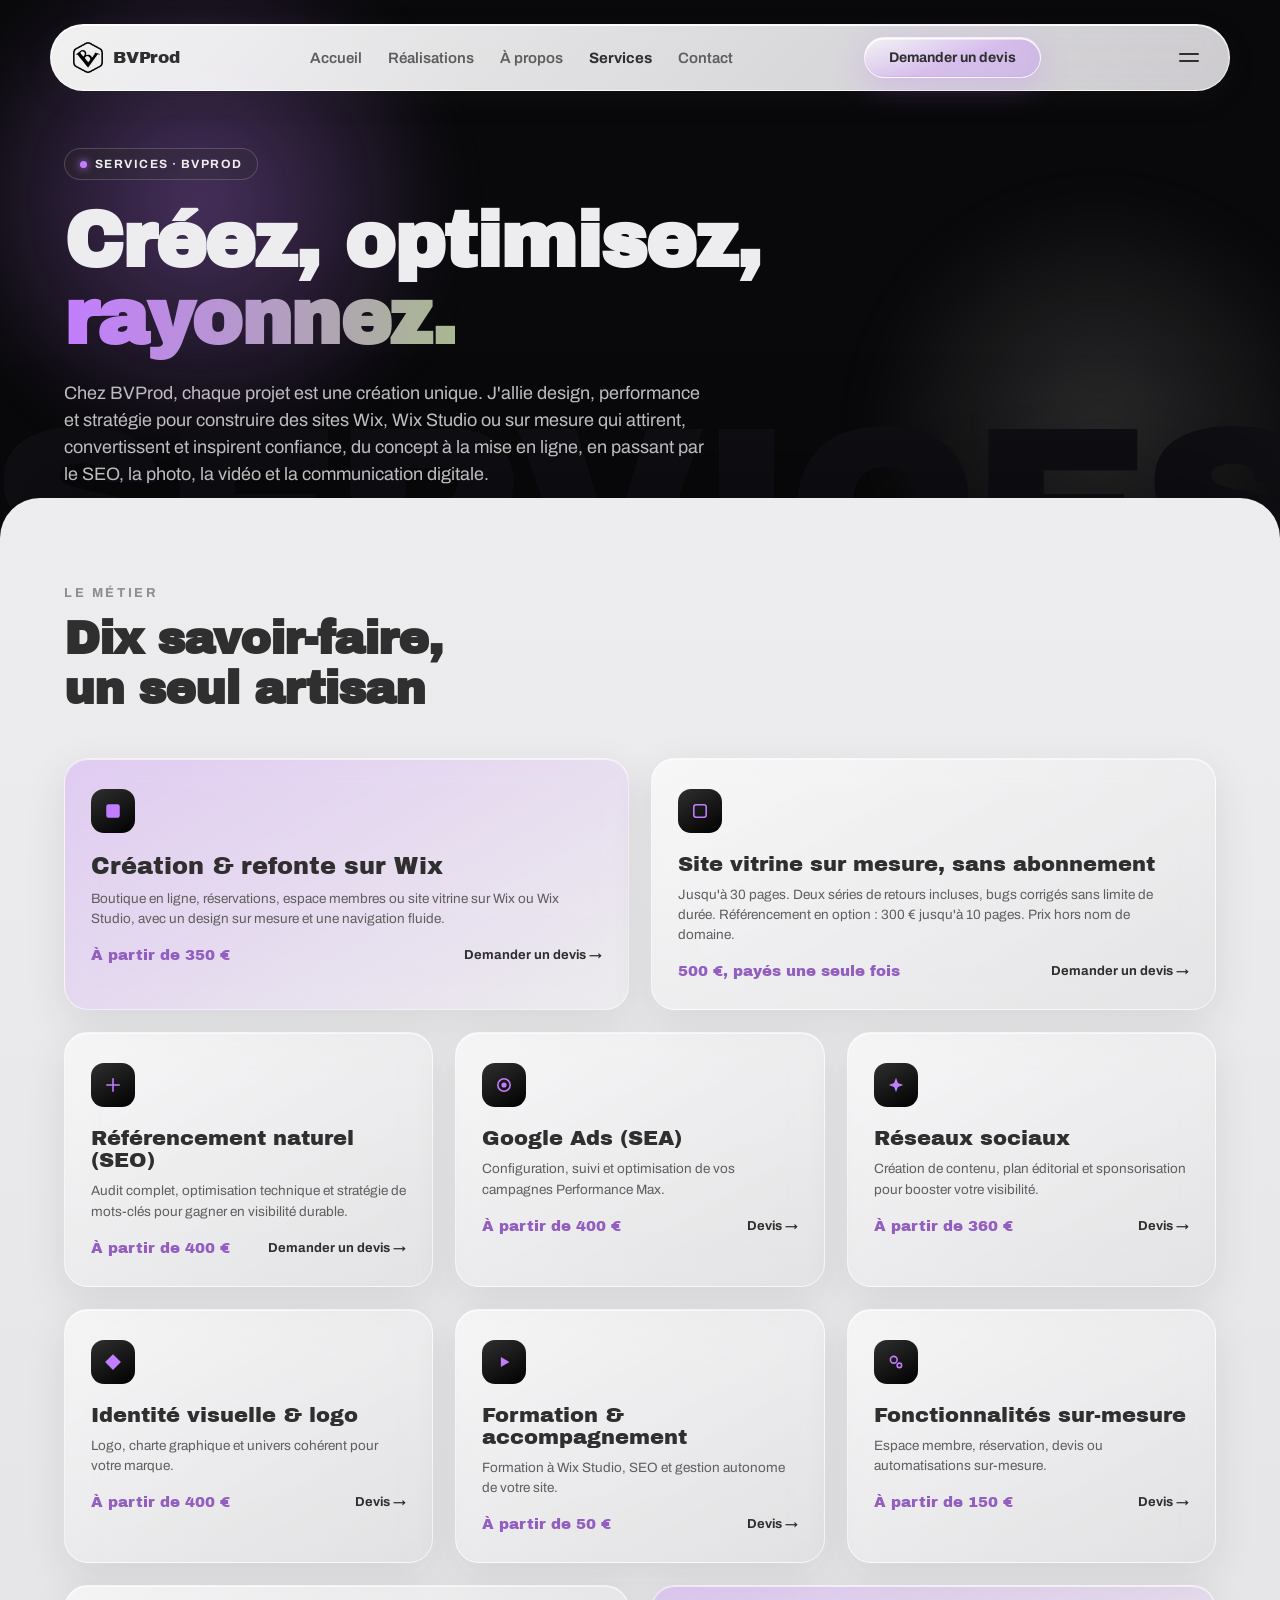
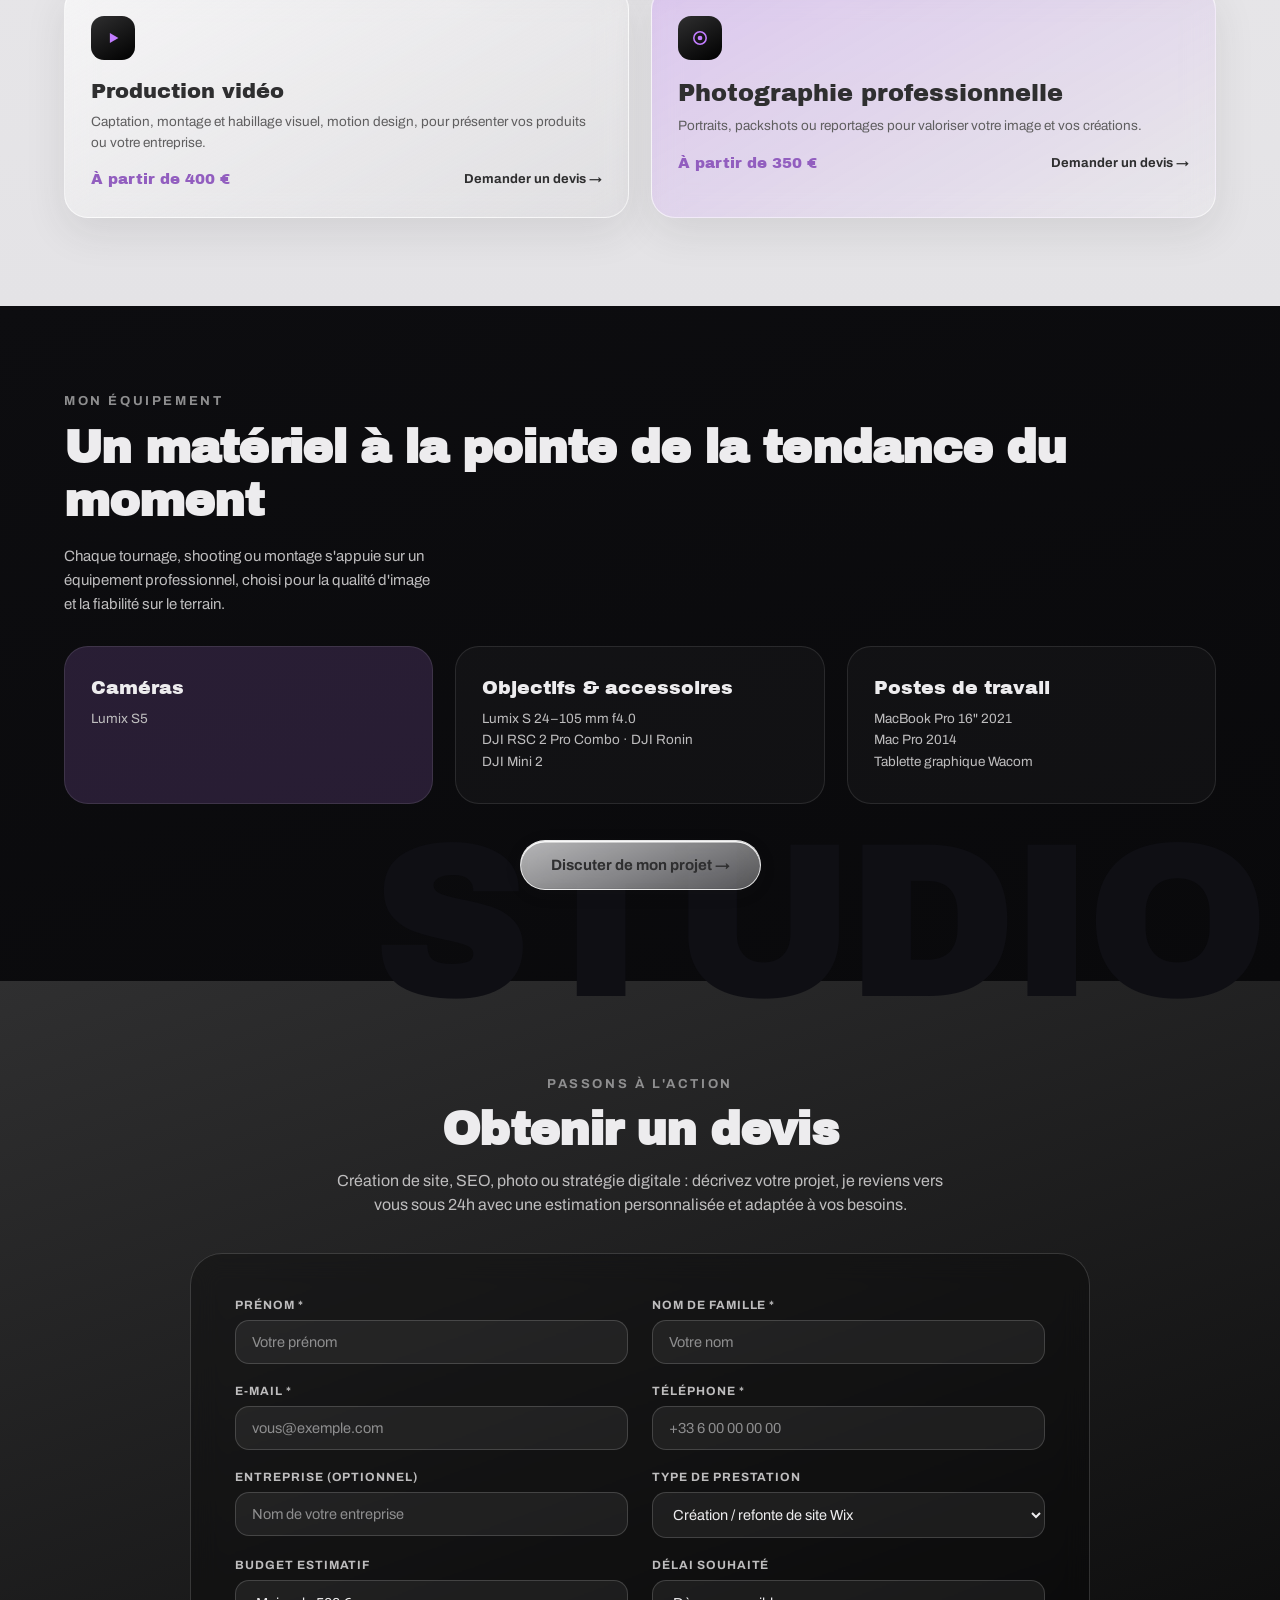
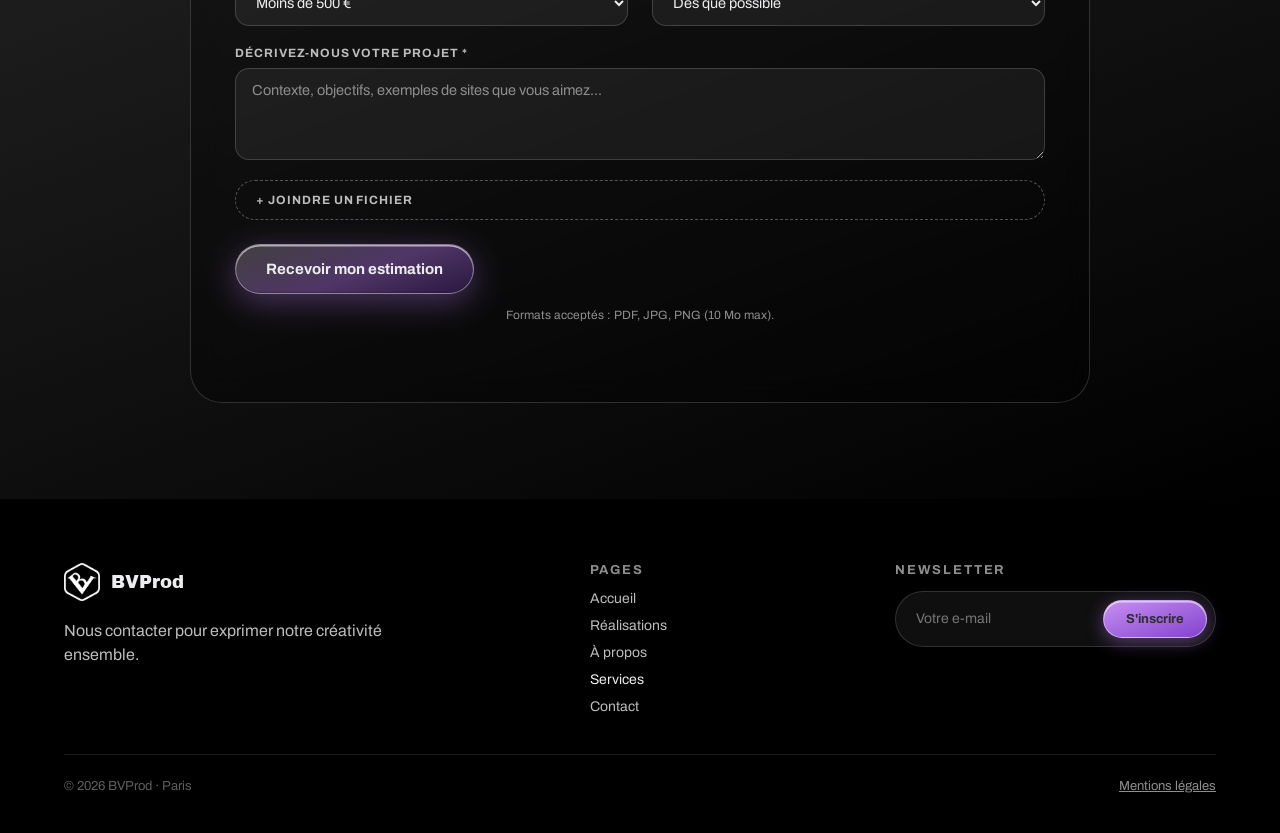
<file: services.html>
<!DOCTYPE html>
<html lang="fr">
<head>
<meta charset="utf-8">
<meta name="viewport" content="width=device-width, initial-scale=1">
<title>Services | Sites Wix, Wix Studio et sur mesure à Paris | BVProd</title>
<meta name="description" content="Sites Wix et Wix Studio pour vendre ou réserver, site vitrine sur mesure sans abonnement à 500 €, SEO, vidéo et photo : découvrez les services de BVProd à Paris.">
<link rel="canonical" href="https://www.bv-prod.fr/services">
<meta property="og:type" content="website">
<meta property="og:locale" content="fr_FR">
<meta property="og:site_name" content="BVProd">
<meta property="og:title" content="Services | Sites Wix, Wix Studio et sur mesure à Paris | BVProd">
<meta property="og:description" content="Sites Wix et Wix Studio pour vendre ou réserver, site vitrine sur mesure sans abonnement à 500 €, SEO, vidéo et photo : découvrez les services de BVProd à Paris.">
<meta property="og:image" content="https://www.bv-prod.fr/assets/og-image.jpg">
<meta property="og:url" content="https://www.bv-prod.fr/services">
<meta name="twitter:card" content="summary_large_image">
<link rel="preconnect" href="https://fonts.googleapis.com">
<link rel="preconnect" href="https://fonts.gstatic.com" crossorigin>
<link href="https://fonts.googleapis.com/css2?family=Archivo:wght@400;500;600;700;800;900&family=Archivo+Black&display=swap" rel="stylesheet">
<link rel="icon" type="image/png" href="/assets/logo-bvprod.png">
<link rel="apple-touch-icon" href="/assets/logo-bvprod.png">
<link rel="stylesheet" href="/css/style.css?v=20261118">
<style>
  .svc-hero { padding:148px 64px 100px; }
  .svc-hero h1 { font-size:clamp(46px,6vw,86px); line-height:1; }
  .svc-shimmer { background:linear-gradient(90deg,#c27dff,#a8b890,#c27dff); background-size:200% auto; -webkit-background-clip:text; background-clip:text; color:transparent; animation:bvShimmer 4s ease-in-out infinite; }
  .svc-watermark { font-size:250px; left:-10px; bottom:-30px; }

  .svc-grid-section { position:relative; padding:88px 64px 88px; background:linear-gradient(180deg,#EDECEE,#e4e3e6); margin-top:-90px; border-radius:40px 40px 0 0; box-shadow:0 -60px 100px -20px rgba(0,0,0,.25); }
  .svc-grid { display:grid; grid-template-columns:repeat(6,1fr); gap:22px; }
  .svc-card { padding:30px 26px; border-radius:24px; background:linear-gradient(150deg,rgba(255,255,255,.6),rgba(190,189,190,.12)); backdrop-filter:blur(14px); border:1px solid rgba(255,255,255,.6); box-shadow:0 14px 40px rgba(47,47,48,.10), inset 0 1px 0 rgba(255,255,255,.6); }
  .svc-card.featured { background:linear-gradient(150deg,rgba(194,125,255,.28),rgba(255,255,255,.12)); }
  .svc-card.span-3 { grid-column:span 3; }
  .svc-card.span-2 { grid-column:span 2; }
  .svc-icon { width:44px; height:44px; border-radius:13px; background:linear-gradient(150deg,#2F2F30,#000); display:flex; align-items:center; justify-content:center; margin-bottom:20px; }
  .svc-card-title { font-family:var(--font-display); font-size:21px; color:var(--text-dark); margin-bottom:10px; }
  .svc-card.featured .svc-card-title { font-size:24px; }
  .svc-card-desc { margin:0 0 18px; font-size:13.5px; line-height:1.5; color:var(--text-mid); }
  .svc-card-foot { display:flex; align-items:center; justify-content:space-between; gap:10px; flex-wrap:wrap; }
  .svc-price { font-family:var(--font-display); font-size:15px; color:var(--accent); filter:brightness(.75); }
  .svc-cta { font-size:13px; font-weight:700; color:var(--text-dark); text-decoration:none; }

  .svc-equip-section { position:relative; padding:88px 64px; background:linear-gradient(160deg,#0d0d10,#09090b); }
  .svc-equip-watermark { font-size:220px; right:20px; bottom:-30px; }
  .svc-equip-grid { display:grid; grid-template-columns:repeat(3,1fr); gap:22px; margin-top:30px; }
  .svc-equip-card { padding:30px 26px; border-radius:24px; background:rgba(255,255,255,.03); border:1px solid rgba(255,255,255,.10); }
  .svc-equip-card.accent { background:rgba(194,125,255,.16); }
  .svc-equip-title { font-family:var(--font-display); font-size:19px; color:var(--text-invert); margin-bottom:10px; }
  .svc-equip-desc { margin:0; font-size:13.5px; line-height:1.6; color:var(--text-invert-mid); }

  .devis-section { padding:96px 64px; background:linear-gradient(160deg,#2F2F30,#000); }
  .devis-card { max-width:900px; margin:0 auto; }
  .devis-header { text-align:center; margin-bottom:36px; }
  .devis-header p { max-width:640px; margin:14px auto 0; color:var(--text-invert-mid); font-size:16px; line-height:1.5; }

  @media (max-width: 768px) {
    .svc-hero { padding:120px 20px 56px; }
    .svc-hero h1 { font-size:32px; }
    .svc-grid-section { margin-top:0; border-radius:0; box-shadow:none; padding:44px 20px 40px; }
    .svc-grid { grid-template-columns:none; grid-auto-flow:column; grid-auto-columns:230px; overflow-x:auto; margin:0 -20px; padding:0 20px 4px; gap:14px; }
    .svc-card.span-2, .svc-card.span-3 { grid-column:auto; }
    .svc-equip-section { padding:44px 20px 40px; }
    .svc-equip-grid { grid-template-columns:none; grid-auto-flow:column; grid-auto-columns:210px; overflow-x:auto; margin:0 -20px; padding:0 20px 4px; }
    .devis-section { padding:56px 20px; }
    .form-card { padding:24px; }
  }
</style>
</head>
<body>

<div class="bv-nav-wrap">
  <nav class="bv-nav">
    <a href="/" class="bv-nav-brand">
      <img src="/assets/logo-bvprod.png" height="208" width="197" alt="BVProd">
      <span>BVProd</span>
    </a>
    <div class="bv-nav-links">
      <a href="/" class="bv-navlink">Accueil</a>
      <a href="/realisations" class="bv-navlink">Réalisations</a>
      <a href="/a-propos" class="bv-navlink">À propos</a>
      <a href="/services" class="bv-navlink active">Services</a>
      <a href="/contact" class="bv-navlink">Contact</a>
    </div>
    <a href="#devis-target" data-glass-btn="light" class="btn btn-light btn-nav desktop-only">Demander un devis</a>
    <button type="button" class="bv-nav-burger" data-burger aria-label="Ouvrir le menu">
      <span></span><span></span>
    </button>
  </nav>
</div>

<div class="mobile-menu-overlay" data-mobile-menu>
  <div class="mobile-menu-top">
    <a href="/" class="bv-nav-brand">
      <img src="/assets/logo-bvprod.png" height="208" width="197" alt="BVProd" style="filter:invert(1);">
      <span style="color:#EDECEE;">BVProd</span>
    </a>
    <button type="button" class="mobile-menu-close" data-menu-close aria-label="Fermer le menu">✕</button>
  </div>
  <div class="mobile-menu-links">
    <a href="/">Accueil</a>
    <a href="/realisations">Réalisations</a>
    <a href="/a-propos">À propos</a>
    <a href="/services" class="active">Services</a>
    <a href="/contact">Contact</a>
    <a href="/mentions-legales">Mentions légales</a>
  </div>
  <div class="mobile-menu-cta">
    <a href="#devis-target" data-glass-btn="dark" class="btn btn-dark btn-block">Demander un devis</a>
  </div>
</div>

<main>
  <!-- ---------- HERO ---------- -->
  <section class="hero-dark svc-hero">
    <div class="glow" style="top:-60px;left:-60px;width:520px;height:520px;background:radial-gradient(circle,rgba(194,125,255,.35),rgba(194,125,255,0) 70%);animation:bvBreathe 9s ease-in-out infinite;" data-parallax="0.12"></div>
    <div class="glow" style="bottom:-80px;right:-60px;width:480px;height:480px;background:radial-gradient(circle,rgba(143,142,143,.25),rgba(143,142,143,0) 70%);animation:bvBreathe 11s 1.8s ease-in-out infinite;" data-parallax="0.08"></div>
    <div class="watermark watermark-dark svc-watermark" data-parallax="0.18">SERVICES</div>
    <div class="section-inner" style="position:relative;z-index:2;">
      <div class="badge-pill">
        <span class="badge-dot"></span>
        <span class="badge-label">Services · BVProd</span>
      </div>
      <h1>Créez, optimisez,<br><span class="svc-shimmer">rayonnez.</span></h1>
      <p class="lead" style="max-width:640px;">Chez BVProd, chaque projet est une création unique. J'allie design, performance et stratégie pour construire des sites Wix, Wix Studio ou sur mesure qui attirent, convertissent et inspirent confiance, du concept à la mise en ligne, en passant par le SEO, la photo, la vidéo et la communication digitale.</p>
    </div>
  </section>

  <!-- ---------- 9 SERVICES ---------- -->
  <section class="svc-grid-section">
    <div class="section-inner">
      <div class="eyebrow">Le métier</div>
      <h2 style="font-size:clamp(30px,3.6vw,52px);color:var(--text-dark);margin-bottom:44px;">Dix savoir-faire,<br>un seul artisan</h2>

      <div class="svc-grid" data-anim="cascade">
        <div class="svc-card featured span-3">
          <div class="svc-icon"><svg width="18" height="18" viewBox="0 0 16 16" fill="#c27dff"><rect x="2" y="2" width="12" height="12" rx="2"></rect></svg></div>
          <div class="svc-card-title">Création &amp; refonte sur Wix</div>
          <p class="svc-card-desc">Boutique en ligne, réservations, espace membres ou site vitrine sur Wix ou Wix Studio, avec un design sur mesure et une navigation fluide.</p>
          <div class="svc-card-foot"><span class="svc-price">À partir de 350 €</span><a href="#devis-target" class="svc-cta">Demander un devis →</a></div>
        </div>
        <div class="svc-card span-3">
          <div class="svc-icon"><svg width="18" height="18" viewBox="0 0 16 16" fill="none" stroke="#c27dff" stroke-width="1.4"><rect x="2.5" y="2.5" width="11" height="11" rx="2"></rect></svg></div>
          <div class="svc-card-title">Site vitrine sur mesure, sans abonnement</div>
          <p class="svc-card-desc">Jusqu'à 30 pages. Deux séries de retours incluses, bugs corrigés sans limite de durée. Référencement en option : 300 € jusqu'à 10 pages. Prix hors nom de domaine.</p>
          <div class="svc-card-foot"><span class="svc-price">500 €, payés une seule fois</span><a href="#devis-target" class="svc-cta">Demander un devis →</a></div>
        </div>
        <div class="svc-card span-2">
          <div class="svc-icon"><svg width="18" height="18" viewBox="0 0 16 16" fill="none" stroke="#c27dff" stroke-width="1.4"><path d="M2 8h12M8 2v12"></path></svg></div>
          <div class="svc-card-title">Référencement naturel (SEO)</div>
          <p class="svc-card-desc">Audit complet, optimisation technique et stratégie de mots-clés pour gagner en visibilité durable.</p>
          <div class="svc-card-foot"><span class="svc-price">À partir de 400 €</span><a href="#devis-target" class="svc-cta">Demander un devis →</a></div>
        </div>
        <div class="svc-card span-2">
          <div class="svc-icon"><svg width="18" height="18" viewBox="0 0 16 16" fill="none" stroke="#c27dff" stroke-width="1.4"><circle cx="8" cy="8" r="5.5"></circle><circle cx="8" cy="8" r="1.6" fill="#c27dff"></circle></svg></div>
          <div class="svc-card-title">Google Ads (SEA)</div>
          <p class="svc-card-desc">Configuration, suivi et optimisation de vos campagnes Performance Max.</p>
          <div class="svc-card-foot"><span class="svc-price">À partir de 400 €</span><a href="#devis-target" class="svc-cta">Devis →</a></div>
        </div>
        <div class="svc-card span-2">
          <div class="svc-icon"><svg width="18" height="18" viewBox="0 0 16 16" fill="#c27dff"><path d="M8 1.5 9.7 6.3 14.5 8 9.7 9.7 8 14.5 6.3 9.7 1.5 8 6.3 6.3Z"></path></svg></div>
          <div class="svc-card-title">Réseaux sociaux</div>
          <p class="svc-card-desc">Création de contenu, plan éditorial et sponsorisation pour booster votre visibilité.</p>
          <div class="svc-card-foot"><span class="svc-price">À partir de 360 €</span><a href="#devis-target" class="svc-cta">Devis →</a></div>
        </div>
        <div class="svc-card span-2">
          <div class="svc-icon"><svg width="18" height="18" viewBox="0 0 16 16" fill="#c27dff"><path d="M8 1 15 8 8 15 1 8Z"></path></svg></div>
          <div class="svc-card-title">Identité visuelle &amp; logo</div>
          <p class="svc-card-desc">Logo, charte graphique et univers cohérent pour votre marque.</p>
          <div class="svc-card-foot"><span class="svc-price">À partir de 400 €</span><a href="#devis-target" class="svc-cta">Devis →</a></div>
        </div>
        <div class="svc-card span-2">
          <div class="svc-icon"><svg width="18" height="18" viewBox="0 0 16 16" fill="#c27dff"><path d="M5.2 3.5v9l7.6-4.5Z"></path></svg></div>
          <div class="svc-card-title">Formation &amp; accompagnement</div>
          <p class="svc-card-desc">Formation à Wix Studio, SEO et gestion autonome de votre site.</p>
          <div class="svc-card-foot"><span class="svc-price">À partir de 50 €</span><a href="#devis-target" class="svc-cta">Devis →</a></div>
        </div>
        <div class="svc-card span-2">
          <div class="svc-icon"><svg width="18" height="18" viewBox="0 0 16 16" fill="none" stroke="#c27dff" stroke-width="1.4"><circle cx="6" cy="6" r="3"></circle><circle cx="11" cy="11" r="2"></circle></svg></div>
          <div class="svc-card-title">Fonctionnalités sur-mesure</div>
          <p class="svc-card-desc">Espace membre, réservation, devis ou automatisations sur-mesure.</p>
          <div class="svc-card-foot"><span class="svc-price">À partir de 150 €</span><a href="#devis-target" class="svc-cta">Devis →</a></div>
        </div>
        <div class="svc-card span-3">
          <div class="svc-icon"><svg width="18" height="18" viewBox="0 0 16 16" fill="#c27dff"><path d="M5.2 3.5v9l7.6-4.5Z"></path></svg></div>
          <div class="svc-card-title">Production vidéo</div>
          <p class="svc-card-desc">Captation, montage et habillage visuel, motion design, pour présenter vos produits ou votre entreprise.</p>
          <div class="svc-card-foot"><span class="svc-price">À partir de 400 €</span><a href="#devis-target" class="svc-cta">Demander un devis →</a></div>
        </div>
        <div class="svc-card featured span-3">
          <div class="svc-icon"><svg width="18" height="18" viewBox="0 0 16 16" fill="none" stroke="#c27dff" stroke-width="1.4"><circle cx="8" cy="8" r="5.5"></circle><circle cx="8" cy="8" r="1.4" fill="#c27dff"></circle></svg></div>
          <div class="svc-card-title">Photographie professionnelle</div>
          <p class="svc-card-desc">Portraits, packshots ou reportages pour valoriser votre image et vos créations.</p>
          <div class="svc-card-foot"><span class="svc-price">À partir de 350 €</span><a href="#devis-target" class="svc-cta">Demander un devis →</a></div>
        </div>
      </div>
    </div>
  </section>

  <!-- ---------- ÉQUIPEMENT ---------- -->
  <section class="svc-equip-section">
    <div class="watermark watermark-dark svc-equip-watermark" data-parallax="0.15">STUDIO</div>
    <div class="section-inner">
      <div class="eyebrow">Mon équipement</div>
      <h2 style="font-size:clamp(26px,3.6vw,52px);line-height:1.15;color:var(--text-invert);">Un matériel à la pointe de la tendance du moment</h2>
      <p style="max-width:380px;color:var(--text-invert-mid);font-size:15px;line-height:1.6;margin-top:16px;">Chaque tournage, shooting ou montage s'appuie sur un équipement professionnel, choisi pour la qualité d'image et la fiabilité sur le terrain.</p>

      <div class="svc-equip-grid" data-anim="cascade" data-tilt-grid>
        <div class="svc-equip-card accent">
          <div class="svc-equip-title">Caméras</div>
          <p class="svc-equip-desc">Lumix S5</p>
        </div>
        <div class="svc-equip-card">
          <div class="svc-equip-title">Objectifs &amp; accessoires</div>
          <p class="svc-equip-desc">Lumix S 24–105 mm f4.0<br>DJI RSC 2 Pro Combo · DJI Ronin<br>DJI Mini 2</p>
        </div>
        <div class="svc-equip-card">
          <div class="svc-equip-title">Postes de travail</div>
          <p class="svc-equip-desc">MacBook Pro 16" 2021<br>Mac Pro 2014<br>Tablette graphique Wacom</p>
        </div>
      </div>

      <div style="text-align:center;margin-top:36px;">
        <a href="#devis-target" data-glass-btn="secondary" class="btn btn-secondary">Discuter de mon projet →</a>
      </div>
    </div>
  </section>

  <!-- ---------- DEVIS ---------- -->
  <section class="devis-section" id="devis-target">
    <div class="devis-card">
      <div class="devis-header">
        <div class="eyebrow">Passons à l'action</div>
        <h2 style="font-size:clamp(30px,3.6vw,52px);color:var(--text-invert);">Obtenir un devis</h2>
        <p>Création de site, SEO, photo ou stratégie digitale : décrivez votre projet, je reviens vers vous sous 24h avec une estimation personnalisée et adaptée à vos besoins.</p>
      </div>

      <form class="glass-card-dark form-card" data-contact-form action="https://formspree.io/f/mojoyvrv" method="POST" novalidate>
        <input type="text" name="_gotcha" style="display:none;" tabindex="-1" autocomplete="off" aria-hidden="true">
        <div class="form-grid">
          <div class="form-field">
            <label for="devis-prenom">Prénom *</label>
            <input type="text" id="devis-prenom" name="prenom" placeholder="Votre prénom" required>
          </div>
          <div class="form-field">
            <label for="devis-nom">Nom de famille *</label>
            <input type="text" id="devis-nom" name="nom" placeholder="Votre nom" required>
          </div>
          <div class="form-field">
            <label for="devis-email">E-mail *</label>
            <input type="email" id="devis-email" name="email" placeholder="vous@exemple.com" required>
          </div>
          <div class="form-field">
            <label for="devis-tel">Téléphone *</label>
            <input type="tel" id="devis-tel" name="telephone" placeholder="+33 6 00 00 00 00" required>
          </div>
          <div class="form-field">
            <label for="devis-entreprise">Entreprise (optionnel)</label>
            <input type="text" id="devis-entreprise" name="entreprise" placeholder="Nom de votre entreprise">
          </div>
          <div class="form-field">
            <label for="devis-prestation">Type de prestation</label>
            <select id="devis-prestation" name="type_prestation">
              <option>Création / refonte de site Wix</option>
              <option>Site vitrine sur mesure (500 €)</option>
              <option>Référencement naturel (SEO)</option>
              <option>Google Ads (SEA)</option>
              <option>Réseaux sociaux</option>
              <option>Identité visuelle</option>
              <option>Formation</option>
              <option>Fonctionnalités sur-mesure</option>
              <option>Production vidéo</option>
              <option>Photographie</option>
              <option>Autre / plusieurs prestations</option>
            </select>
          </div>
          <div class="form-field">
            <label for="devis-budget">Budget estimatif</label>
            <select id="devis-budget" name="budget">
              <option>Moins de 500 €</option>
              <option>500 € – 1 500 €</option>
              <option>1 500 € – 3 000 €</option>
              <option>3 000 € – 5 000 €</option>
              <option>Plus de 5 000 €</option>
            </select>
          </div>
          <div class="form-field">
            <label for="devis-delai">Délai souhaité</label>
            <select id="devis-delai" name="delai">
              <option>Dès que possible</option>
              <option>Sous 2 semaines</option>
              <option>Sous 1 mois</option>
              <option>Sous 3 mois</option>
              <option>Pas de contrainte</option>
            </select>
          </div>
          <div class="form-field full">
            <label for="devis-message">Décrivez-nous votre projet *</label>
            <textarea id="devis-message" name="message" rows="4" placeholder="Contexte, objectifs, exemples de sites que vous aimez..." required></textarea>
          </div>
          <div class="form-field full">
            <label class="file-drop" for="devis-fichier">+ Joindre un fichier</label>
            <input type="file" id="devis-fichier" name="fichier" style="display:none;">
          </div>
        </div>
        <button type="submit" data-glass-btn="dark" class="btn btn-dark" style="margin-top:24px;">Recevoir mon estimation</button>
        <p class="form-note">Formats acceptés : PDF, JPG, PNG (10 Mo max).</p>
      </form>
    </div>
  </section>
</main>

<footer class="footer">
  <div class="section-inner">
    <div class="footer-top">
      <div class="footer-brand">
        <div class="footer-brand-row">
          <img src="/assets/logo-bvprod.png" loading="lazy" decoding="async" height="208" width="197" alt="BVProd">
          <span>BVProd</span>
        </div>
        <p>Nous contacter pour exprimer notre créativité ensemble.</p>
      </div>
      <div class="footer-pages">
        <div class="footer-pages-title">Pages</div>
        <div class="footer-pages-list">
          <a href="/" class="bv-footlink">Accueil</a>
          <a href="/realisations" class="bv-footlink">Réalisations</a>
          <a href="/a-propos" class="bv-footlink">À propos</a>
          <a href="/services" class="bv-footlink active">Services</a>
          <a href="/contact" class="bv-footlink">Contact</a>
        </div>
      </div>
      <div class="footer-news">
        <div class="footer-news-title">Newsletter</div>
        <form class="footer-news-form" data-newsletter-form novalidate>
          <input type="email" placeholder="Votre e-mail" aria-label="Votre e-mail pour la newsletter" required>
          <button type="submit" data-glass-btn="purple" class="btn btn-purple">S'inscrire</button>
        </form>
      </div>
    </div>
    <div class="footer-bottom">
      <span>© 2026 BVProd · Paris</span>
      <a href="/mentions-legales">Mentions légales</a>
    </div>
  </div>
</footer>

<script src="/js/main.js?v=20261118" defer></script>
</body>
</html>
</file>
<file: css/style.css>
/* ==========================================================================
   BVProd — Design system "Liquid Glass"
   Extrait des styles inline des maquettes (Archivo / Archivo Black,
   fond clair #EDECEE, accent violet #c27dff, glass backdrop-filter).
   ========================================================================== */

:root {
  --bg-light-1: #f6f6f7;
  --bg-light-2: #EDECEE;
  --bg-light-3: #e4e3e6;
  --bg-light-4: #dededf;
  --bg-dark-1: #2F2F30;
  --bg-dark-2: #09090b;
  --bg-dark-3: #0d0d10;
  --bg-black: #000;

  --text-dark: #2F2F30;
  --text-mid: #5F5E5F;
  --text-light: #8E8E8F;
  --text-invert: #EDECEE;
  --text-invert-mid: #BEBDBE;
  --text-invert-dim: #5F5E5F;

  --accent: #c27dff;
  --accent-soft: rgba(194, 125, 255, 0.34);

  --font-sans: 'Archivo', Helvetica, 'Helvetica Neue', Arial, sans-serif;
  --font-display: 'Archivo Black', Helvetica, 'Helvetica Neue', Arial, sans-serif;

  --radius-pill: 100px;
  --container-max: 1440px;
  --nav-h: 76px;
}

* { box-sizing: border-box; }
html { scroll-behavior: smooth; overflow-x: hidden; -webkit-text-size-adjust: 100%; text-size-adjust: 100%; }
body {
  margin: 0;
  width: 100%;
  min-height: 100vh;
  background: var(--bg-light-2);
  font-family: var(--font-sans);
  color: var(--text-dark);
}
img, video { max-width: 100%; }
/* Les <img> portent des attributs width/height (pour reserver la place et eviter les
   sauts de mise en page au chargement). Sans cette ligne, l'attribut height agit comme
   une hauteur CSS forcee et etire l'image des que le CSS ne fixe que la largeur.
   Specificite 0-0-1 : neutralise l'attribut, mais ne prend jamais le dessus sur une
   regle de classe (.featured-cover img, .ap-portrait img, .bv-nav-brand img...). */
img { height: auto; }
a { color: inherit; }
button { font-family: inherit; cursor: pointer; }
::selection { background: var(--accent); color: var(--text-dark); }
#devis-target, #contact-form { scroll-margin-top: 120px; }

/* ---------- keyframes ---------- */
@keyframes bvNavIn     { from{opacity:0;transform:translateY(-22px)} to{opacity:1;transform:translateY(0)} }
@keyframes bvIconFloat { 0%,100%{transform:translateY(0) scale(1)} 50%{transform:translateY(-4px) scale(1.08)} }
@keyframes bvFadeUp    { from{opacity:0;transform:translateY(48px)} to{opacity:1;transform:translateY(0)} }
@keyframes bvFadeRight { from{opacity:0;transform:translateX(60px)} to{opacity:1;transform:translateX(0)} }
@keyframes bvHeroPhoneIn { from{opacity:0;transform:translateX(60px) rotate(-5deg)} to{opacity:1;transform:translateX(0) rotate(-5deg)} }
@keyframes bvFadeLeft  { from{opacity:0;transform:translateX(-60px)} to{opacity:1;transform:translateX(0)} }
@keyframes bvPulse     { 0%,100%{box-shadow:0 0 6px rgba(194,125,255,.8)} 50%{box-shadow:0 0 22px rgba(194,125,255,1),0 0 38px rgba(194,125,255,.5)} }
@keyframes bvFloat     { 0%,100%{transform:rotate(-5deg) translateY(0px)} 50%{transform:rotate(-5deg) translateY(-18px)} }
@keyframes bvFloatMob  { 0%,100%{transform:rotate(-4deg) translateY(0px)} 50%{transform:rotate(-4deg) translateY(-12px)} }
@keyframes bvFloat2    { 0%,100%{transform:rotate(3deg) translateY(0px)} 50%{transform:rotate(3deg) translateY(-14px)} }
@keyframes bvFloat3    { 0%,100%{transform:rotate(-2deg) translateY(0px)} 50%{transform:rotate(-2deg) translateY(-10px)} }
@keyframes bvFloat4    { 0%,100%{transform:rotate(2deg) translateY(0px)} 50%{transform:rotate(2deg) translateY(-16px)} }
@keyframes bvFloat5    { 0%,100%{transform:rotate(-3deg) translateY(0px)} 50%{transform:rotate(-3deg) translateY(-12px)} }
@keyframes bvBreathe   { 0%,100%{transform:scale(1);opacity:1} 50%{transform:scale(1.22);opacity:.6} }
@keyframes bvGlassGlow { 0%,100%{box-shadow:0 8px 30px rgba(194,125,255,0.24),inset 0 1.5px 0 rgba(255,255,255,0.88)} 50%{box-shadow:0 12px 42px rgba(194,125,255,0.42),inset 0 1.5px 0 rgba(255,255,255,0.98)} }
@keyframes bvShimmer   { 0%,100%{background-position:0% 50%} 50%{background-position:100% 50%} }

/* ---------- links / focus ---------- */
a.bv-navlink { text-decoration:none; transition:color .2s ease; }
a.bv-navlink:hover, a.bv-navlink.active { color:var(--text-dark) !important; }
a.bv-navlink:focus-visible { outline:2px solid var(--accent); outline-offset:4px; border-radius:6px; }
[data-glass-btn]:focus-visible, button:focus-visible { outline:2px solid var(--accent); outline-offset:3px; }
a.bv-footlink { text-decoration:none; transition:color .2s ease; }
a.bv-footlink:hover, a.bv-footlink.active { color:var(--text-invert) !important; }

/* ---------- layout helpers ---------- */
.section { position:relative; padding:88px 64px; overflow:hidden; }
.section-inner { position:relative; max-width:var(--container-max); margin:0 auto; }
.eyebrow { font-size:13px; font-weight:700; letter-spacing:.2em; text-transform:uppercase; color:var(--text-light); margin-bottom:14px; }
.eyebrow-dark { color:var(--text-mid); }
h1, h2, h3 { font-family:var(--font-display); margin:0; letter-spacing:-0.02em; }
.watermark {
  position:absolute; font-family:var(--font-display); line-height:.8;
  letter-spacing:-.04em; user-select:none; pointer-events:none; z-index:0;
}
.watermark-light { color:#e3e2e5; text-shadow:1px 1px 0 rgba(255,255,255,.9), -2px -2px 3px rgba(47,47,48,.14); }
.watermark-dark { color:#0f0f14; }
.glow {
  position:absolute; border-radius:50%; filter:blur(24px); pointer-events:none;
}

/* ---------- glass surfaces ---------- */
.glass-card {
  border-radius:30px;
  background:linear-gradient(140deg,rgba(194,125,255,.30),rgba(255,255,255,.14) 55%,rgba(190,189,190,.10));
  backdrop-filter:blur(15px); -webkit-backdrop-filter:blur(15px);
  border:1px solid rgba(255,255,255,.55);
  box-shadow:0 18px 50px rgba(47,47,48,.14), inset 0 1px 0 rgba(255,255,255,.6);
}
.glass-card-soft {
  border-radius:24px;
  background:linear-gradient(150deg,rgba(255,255,255,.6),rgba(190,189,190,.12));
  backdrop-filter:blur(14px); -webkit-backdrop-filter:blur(14px);
  border:1px solid rgba(255,255,255,.6);
  box-shadow:0 14px 40px rgba(47,47,48,.10), inset 0 1px 0 rgba(255,255,255,.6);
}
.glass-card-dark {
  border-radius:22px;
  background:rgba(0,0,0,.30);
  backdrop-filter:blur(14px); -webkit-backdrop-filter:blur(14px);
  border:1px solid rgba(255,255,255,.16);
}
.glass-card-dark-accent {
  border-radius:22px;
  background:linear-gradient(150deg,rgba(194,125,255,.22),rgba(0,0,0,.10));
  backdrop-filter:blur(14px); -webkit-backdrop-filter:blur(14px);
  border:1px solid rgba(255,255,255,.18);
  box-shadow:inset 0 1px 0 rgba(255,255,255,.2);
}

/* ---------- nav ---------- */
.bv-nav-wrap {
  position:fixed; top:24px; left:0; right:0; z-index:60; padding:0 32px; pointer-events:none;
}
.bv-nav {
  max-width:1180px; margin:0 auto; display:flex; align-items:center; justify-content:space-between;
  padding:12px 22px; border-radius:var(--radius-pill);
  background:linear-gradient(135deg,rgba(255,255,255,.94),rgba(232,230,234,.88));
  backdrop-filter:blur(18px) saturate(145%); -webkit-backdrop-filter:blur(18px) saturate(145%);
  border:1px solid rgba(255,255,255,.80);
  box-shadow:0 8px 28px rgba(47,47,48,.14), inset 0 1px 0 rgba(255,255,255,.9);
  pointer-events:auto;
}
.bv-nav-brand { display:flex; align-items:center; gap:10px; text-decoration:none; }
.bv-nav-brand img { width:30px; height:32px; object-fit:contain; display:block; }
.bv-nav-brand span { font-family:var(--font-display); font-size:17px; color:var(--text-dark); letter-spacing:-.01em; }
.bv-nav-links { display:flex; align-items:center; gap:26px; }
.bv-nav-links a { font-size:15px; font-weight:600; color:var(--text-mid); }
.bv-nav-links a.active { font-weight:700; color:var(--text-dark); }
.bv-nav-burger { display:none; }

.btn {
  padding:16px 30px; border-radius:var(--radius-pill); border:none; text-decoration:none;
  font-size:15px; font-weight:700; cursor:pointer; display:inline-block; white-space:nowrap;
  transition:transform .18s ease, box-shadow .18s ease;
}
.btn-nav { padding:12px 24px; font-size:14px; }
.btn-light {
  background:linear-gradient(160deg,rgba(255,255,255,.64) 0%,rgba(194,125,255,.34) 55%,rgba(160,80,255,.22) 100%);
  backdrop-filter:blur(28px) saturate(170%); -webkit-backdrop-filter:blur(28px) saturate(170%);
  border:1px solid rgba(255,255,255,.74);
  box-shadow:0 8px 30px rgba(194,125,255,.28), inset 0 1.5px 0 rgba(255,255,255,.90), inset 0 -1px 0 rgba(194,125,255,.20);
  color:var(--text-dark);
}
.btn-secondary {
  background:linear-gradient(160deg,rgba(255,255,255,.70),rgba(255,255,255,.30));
  backdrop-filter:blur(24px) saturate(140%); -webkit-backdrop-filter:blur(24px) saturate(140%);
  border:1px solid rgba(255,255,255,.80);
  box-shadow:0 4px 18px rgba(47,47,48,.09), inset 0 1.5px 0 rgba(255,255,255,.92), inset 0 -1px 0 rgba(0,0,0,.05);
  color:var(--text-dark);
}
.btn-dark {
  background:linear-gradient(160deg,rgba(255,255,255,.22) 0%,rgba(194,125,255,.38) 55%,rgba(160,80,255,.22) 100%);
  backdrop-filter:blur(28px) saturate(160%); -webkit-backdrop-filter:blur(28px) saturate(160%);
  border:1px solid rgba(255,255,255,.40);
  box-shadow:0 8px 32px rgba(194,125,255,.34), inset 0 1.5px 0 rgba(255,255,255,.58), inset 0 -1px 0 rgba(0,0,0,.20);
  color:var(--text-invert);
}
.btn-outline {
  background:linear-gradient(160deg,rgba(255,255,255,.16) 0%,rgba(255,255,255,.06) 100%);
  backdrop-filter:blur(20px) saturate(140%); -webkit-backdrop-filter:blur(20px) saturate(140%);
  border:1px solid rgba(255,255,255,.32);
  box-shadow:0 4px 18px rgba(0,0,0,.22), inset 0 1.5px 0 rgba(255,255,255,.22);
  color:var(--text-invert);
}
.btn-purple {
  background:linear-gradient(160deg,rgba(210,150,255,.95),rgba(160,80,255,.80));
  backdrop-filter:blur(16px); -webkit-backdrop-filter:blur(16px);
  border:1px solid rgba(255,255,255,.44);
  box-shadow:inset 0 1.5px 0 rgba(255,255,255,.58), 0 4px 18px rgba(194,125,255,.42);
  color:var(--text-dark); padding:11px 22px; font-size:13px;
}
.btn-block { display:block; text-align:center; }
.btn[disabled] { opacity:.7; cursor:default; }

/* glass button sheen (added by js) */
[data-glass-btn] { position:relative; overflow:hidden; will-change:transform,box-shadow,filter; }
[data-glass-btn] .bv-sheen {
  position:absolute; inset:0; border-radius:inherit; pointer-events:none; z-index:0;
  background:linear-gradient(115deg, transparent 25%, rgba(255,255,255,.55) 48%, transparent 72%);
  background-size:240% 240%; background-position:-70% -70%;
  opacity:0; transition:opacity .4s ease-in-out, background-position .7s ease-in-out;
}
[data-glass-btn] > *:not(.bv-sheen) { position:relative; z-index:1; }

/* ---------- badge pill ---------- */
.badge-pill {
  display:inline-flex; align-items:center; gap:8px; padding:8px 15px; border-radius:var(--radius-pill);
  background:rgba(47,47,48,.30); backdrop-filter:blur(6px); -webkit-backdrop-filter:blur(6px);
  border:1px solid rgba(255,255,255,.18); margin-bottom:24px;
}
.badge-dot { width:7px; height:7px; border-radius:50%; background:var(--accent); box-shadow:0 0 8px var(--accent); animation:bvPulse 2.2s ease-in-out infinite; }
.badge-label { font-size:12px; font-weight:700; letter-spacing:.12em; text-transform:uppercase; color:var(--text-invert); }

/* ---------- hero (dark, generic) ---------- */
.hero-dark {
  position:relative; padding:148px 64px 100px; background:var(--bg-dark-2); overflow:hidden;
}
.hero-dark .noise {
  position:absolute; inset:0; opacity:.04; mix-blend-mode:screen; pointer-events:none;
}
.hero-dark h1 { font-size:clamp(34px,4.2vw,62px); line-height:1.05; color:var(--text-invert); }
.hero-dark p.lead { margin:22px 0 0; font-size:18px; line-height:1.5; color:var(--text-invert-mid); max-width:520px; }
.hero-light {
  position:relative; padding:148px 64px 92px; overflow:hidden;
  background:radial-gradient(120% 90% at 12% 0%, var(--bg-light-1) 0%, var(--bg-light-2) 45%, var(--bg-light-4) 100%);
}

/* ---------- cascade grids ---------- */
.grid-cascade { display:grid; gap:22px; }
.grid-cascade > * { min-width:0; overflow-wrap:break-word; opacity:0; transform:translateY(30px) scale(.97); transition:opacity .55s ease, transform .55s ease, box-shadow .22s ease; }
.grid-cascade.is-visible > * { opacity:1; transform:translateY(0) scale(1); }
.grid-cascade.cols-4 { grid-template-columns:repeat(4,minmax(0,1fr)); }
.grid-cascade.cols-3 { grid-template-columns:repeat(3,minmax(0,1fr)); }
.grid-cascade.cols-2 { grid-template-columns:repeat(2,minmax(0,1fr)); }

[data-anim="reveal"] { opacity:0; transform:translateY(36px); filter:blur(6px); transition:opacity .85s ease, transform .85s ease, filter .85s ease; }
[data-anim="reveal"].is-visible { opacity:1; transform:translateY(0); filter:blur(0); }

@keyframes bvCardFloat { 0%,100%{transform:translateY(0)} 50%{transform:translateY(-6px)} }
@media (min-width:769px) {
  .glass-card:not([data-anim]) { animation:bvCardFloat 7s ease-in-out infinite; }
}

@media (prefers-reduced-motion: reduce) {
  *, *::before, *::after {
    animation-duration:0.001ms !important;
    animation-iteration-count:1 !important;
    transition-duration:0.001ms !important;
    scroll-behavior:auto !important;
  }
}

/* ---------- stat cards ---------- */
.stat-card { padding:38px 26px; border-radius:24px; text-align:center; }
.stat-num { font-family:var(--font-display); font-size:54px; color:var(--text-dark); line-height:1; }
.stat-label { font-size:14px; color:var(--text-mid); margin-top:12px; font-weight:600; }

/* ---------- forms ---------- */
.form-card { padding:44px; border-radius:32px; }
.form-grid { display:grid; grid-template-columns:repeat(2,1fr); gap:20px 24px; }
.form-field { display:flex; flex-direction:column; gap:8px; min-width:0; }
.form-field.full { grid-column:1 / -1; }
.form-field label { font-size:12px; font-weight:700; letter-spacing:.08em; text-transform:uppercase; color:var(--text-invert-mid); }
.form-field input, .form-field select, .form-field textarea {
  width:100%; font-family:inherit; font-size:14.5px; color:var(--text-invert);
  background:rgba(255,255,255,.06); border:1px solid rgba(255,255,255,.16);
  border-radius:14px; padding:13px 16px; outline:none; transition:border-color .2s ease;
}
.form-field select option { color:#000; }
.form-field input::placeholder, .form-field textarea::placeholder { color:var(--text-light); }
.form-field input:focus, .form-field select:focus, .form-field textarea:focus { border-color:var(--accent); }
.form-msg { flex:1 1 100%; margin:14px 0 0; padding:11px 16px; border-radius:12px; font-size:12.5px; line-height:1.5; text-align:center; }
.form-msg.error { background:rgba(255,110,110,.10); border:1px solid rgba(255,110,110,.35); color:#ffb4b4; }
.form-msg.success { background:rgba(194,125,255,.12); border:1px solid rgba(194,125,255,.4); color:#a05aff; }
.form-msg.pending { background:transparent; border:none; color:var(--text-light); }
.form-note { margin:14px 0 0; font-size:12px; color:var(--text-light); text-align:center; }
.file-drop {
  display:inline-flex; align-items:center; gap:8px; padding:12px 20px; border-radius:var(--radius-pill);
  border:1px dashed rgba(255,255,255,.30); color:var(--text-invert-mid); font-size:13px; cursor:pointer;
}

/* ---------- footer ---------- */
.footer { padding:64px 64px 40px; background:var(--bg-black); }
.footer-top { display:flex; justify-content:space-between; gap:48px; flex-wrap:wrap; border-bottom:1px solid rgba(255,255,255,.10); padding-bottom:40px; }
.footer-brand { max-width:380px; }
.footer-brand-row { display:flex; align-items:center; gap:11px; margin-bottom:18px; }
.footer-brand-row img { width:36px; height:38px; object-fit:contain; display:block; filter:invert(1); }
.footer-brand-row span { font-family:var(--font-display); font-size:18px; color:var(--text-invert); }
.footer-brand p { margin:0; font-size:16px; color:var(--text-invert-mid); line-height:1.5; }
.footer-pages { min-width:160px; }
.footer-pages-title { font-size:13px; font-weight:700; letter-spacing:.14em; text-transform:uppercase; color:var(--text-light); margin-bottom:14px; }
.footer-pages-list { display:flex; flex-direction:column; gap:12px; }
.footer-pages-list a { font-size:14px; color:var(--text-invert-mid); }
.footer-news { min-width:320px; }
.footer-news-title { font-size:13px; font-weight:700; letter-spacing:.14em; text-transform:uppercase; color:var(--text-light); margin-bottom:14px; }
.footer-news-form { display:flex; gap:10px; padding:8px 8px 8px 18px; border-radius:var(--radius-pill); background:rgba(255,255,255,.06); border:1px solid rgba(255,255,255,.14); }
.footer-news-form input { flex:1; font-size:14px; color:var(--text-invert); background:transparent; border:none; outline:none; font-family:inherit; min-width:0; }
.footer-bottom { display:flex; justify-content:space-between; align-items:center; padding-top:24px; flex-wrap:wrap; gap:12px; }
.footer-bottom span { font-size:13px; color:var(--text-mid); }
.footer-bottom a { font-size:13px; color:var(--text-light); text-decoration:underline; }

/* ---------- horizontal scroll strips ---------- */
.scroll-strip {
  display:flex; gap:20px; overflow-x:auto; overflow-y:hidden; scroll-behavior:smooth;
  scrollbar-width:none; -ms-overflow-style:none; cursor:grab;
  scroll-snap-type:x proximity; touch-action:pan-x pan-y;
  user-select:none; -webkit-user-select:none;
}
.scroll-strip::-webkit-scrollbar { display:none; }
.scroll-strip.grabbing { cursor:grabbing; }
.scroll-progress { position:relative; height:1px; background:rgba(255,255,255,.07); border-radius:1px; }
.scroll-progress-bar { position:absolute; left:0; top:0; height:100%; width:0; background:var(--accent); border-radius:1px; transition:width .1s linear; }
.scroll-arrow {
  width:44px; height:44px; border-radius:50%; display:flex; align-items:center; justify-content:center;
  background:rgba(255,255,255,.06); border:1px solid rgba(255,255,255,.16); color:inherit; flex:none;
}
.scroll-arrow-light { background:rgba(0,0,0,.04); border:1px solid rgba(0,0,0,.08); }

/* ---------- video cards ---------- */
.video-card { flex:none; width:760px; scroll-snap-align:start; background:rgba(255,255,255,.04); border:1px solid rgba(255,255,255,.08); border-radius:28px; padding:14px 14px 18px; }
.video-card video { width:100%; display:block; object-fit:contain; max-height:460px; border-radius:18px; background:#080808; }
.video-card-meta { padding:18px 4px 0; display:flex; align-items:flex-start; justify-content:space-between; }
.video-card-num { font-family:var(--font-display); font-size:44px; color:#141414; letter-spacing:-.03em; line-height:1; user-select:none; }

/* ---------- timeline (À propos) ---------- */
.timeline-item { position:relative; padding-left:34px; padding-bottom:36px; }
.timeline-item::before { content:''; position:absolute; left:5px; top:6px; width:12px; height:12px; border-radius:50%; background:var(--accent); box-shadow:0 0 0 4px rgba(194,125,255,.18); }
.timeline-item::after { content:''; position:absolute; left:10px; top:20px; bottom:0; width:1px; background:rgba(255,255,255,.14); }
.timeline-item.no-line::after { display:none; }
.timeline-date { font-size:13px; color:var(--text-light); font-weight:600; }
.timeline-badge { display:inline-block; margin-left:10px; padding:2px 10px; border-radius:100px; background:rgba(194,125,255,.14); color:var(--accent); font-size:11px; font-weight:700; }
.timeline-role { font-family:var(--font-display); font-size:20px; color:var(--text-invert); margin:8px 0 2px; }
.timeline-company { font-size:14px; color:var(--accent); font-weight:600; margin-bottom:8px; }
.timeline-desc { font-size:14px; line-height:1.6; color:var(--text-invert-mid); margin:0; max-width:640px; }

/* ---------- mobile menu overlay ---------- */
.mobile-menu-overlay {
  position:fixed; inset:0; z-index:100; background:linear-gradient(160deg,var(--bg-dark-1),#000);
  display:none; flex-direction:column;
}
.mobile-menu-overlay.is-open { display:flex; }
.mobile-menu-top { display:flex; align-items:center; justify-content:space-between; padding:26px 24px 0; }
.mobile-menu-close { width:36px; height:36px; border-radius:50%; background:rgba(255,255,255,.08); border:1px solid rgba(255,255,255,.16); display:flex; align-items:center; justify-content:center; color:var(--text-invert); font-size:16px; }
.mobile-menu-links { flex:1; display:flex; flex-direction:column; justify-content:center; gap:26px; padding:0 32px; }
.mobile-menu-links a { font-family:var(--font-display); font-size:26px; color:var(--text-invert); text-decoration:none; }
.mobile-menu-links a.active { color:var(--accent); }
.mobile-menu-cta { padding:0 32px 40px; }
.bv-nav-burger {
  display:flex; flex-direction:column; gap:5px; padding:8px; cursor:pointer; background:none; border:none;
}
.bv-nav-burger span { width:20px; height:2px; background:var(--text-dark); border-radius:2px; transition:transform .3s ease, opacity .3s ease; }
.bv-nav-burger.is-open span:first-child { transform:translateY(3.5px) rotate(45deg); }
.bv-nav-burger.is-open span:last-child { transform:translateY(-3.5px) rotate(-45deg); }

/* ==========================================================================
   Responsive — fusion desktop / mobile (breakpoint ~768px)
   ========================================================================== */
@media (min-width: 769px) {
  .mobile-only { display:none !important; }
}

@media (max-width: 1024px) and (min-width: 769px) {
  .grid-cascade.cols-4[data-tilt-grid] { grid-template-columns:repeat(2,1fr) !important; }
}

@media (max-width: 768px) {
  .desktop-only { display:none !important; }

  .section { padding:44px 20px 40px; }
  .hero-dark, .hero-light { padding:120px 20px 56px; }
  .hero-dark h1 { font-size:32px; }

  .bv-nav-wrap { top:14px; padding:0 14px; }
  .bv-nav { padding:12px 16px; }
  .bv-nav-links { display:none; }
  .bv-nav .btn-nav.desktop-only { display:none; }
  .bv-nav-burger { display:flex; }

  .grid-cascade.cols-4, .grid-cascade.cols-3 { grid-template-columns:minmax(0,1fr) minmax(0,1fr); }
  .grid-cascade.cols-4.stack-mobile, .grid-cascade.cols-3.stack-mobile { grid-template-columns:1fr; }
  .stat-card { padding:22px 14px; }
  .stat-num { font-size:32px; }

  .form-grid { grid-template-columns:1fr; }
  .form-card button[type="submit"] { width:100%; }

  .footer { padding:48px 20px 32px; }
  .footer-top { flex-direction:column; align-items:center; text-align:center; gap:28px; }
  .footer-pages { display:none; }
  .footer-brand { max-width:100%; }
  .footer-brand-row { justify-content:center; }
  .footer-news { min-width:0; width:100%; }
  .footer-bottom { flex-direction:column; text-align:center; }

  .scroll-strip.mobile-full { margin:0 -20px; padding:0 20px 4px; }

  [data-anim="reveal"] { filter:none; transform:translateY(20px); }
  [data-anim="reveal"].is-visible { transform:translateY(0); }
}

/* ---------- bouton lecture des cartes vidéo (apparaît au survol) ---------- */
.video-card { position:relative; }
.video-play-overlay { position:absolute; top:14px; left:14px; right:14px; height:280px; display:flex; align-items:center; justify-content:center; z-index:8; cursor:pointer; opacity:0; transition:opacity .25s ease; border-radius:18px; }
.video-play-btn { width:72px; height:72px; border-radius:50%; background:rgba(0,0,0,.55); -webkit-backdrop-filter:blur(10px); backdrop-filter:blur(10px); border:1.5px solid rgba(255,255,255,.28); display:flex; align-items:center; justify-content:center; padding-left:4px; transform:scale(.88); transition:transform .25s ease, background .25s ease; }
.video-card:hover .video-play-overlay, .video-card.no-hover .video-play-overlay, .video-play-overlay:focus-visible { opacity:1; }
.video-card:hover .video-play-btn { transform:scale(1); }
.video-play-overlay:hover .video-play-btn { background:rgba(0,0,0,.72); transform:scale(1.08); }
/* En lecture : le bouton disparaît ; au survol il devient « pause » */
.video-card.is-playing .video-play-overlay { opacity:0; }
.video-card.is-playing:hover .video-play-overlay { opacity:1; }
.video-card.is-loading .video-play-btn { animation:vpulse 1s ease-in-out infinite; }
@keyframes vpulse { 50% { opacity:.55; } }
</file>
